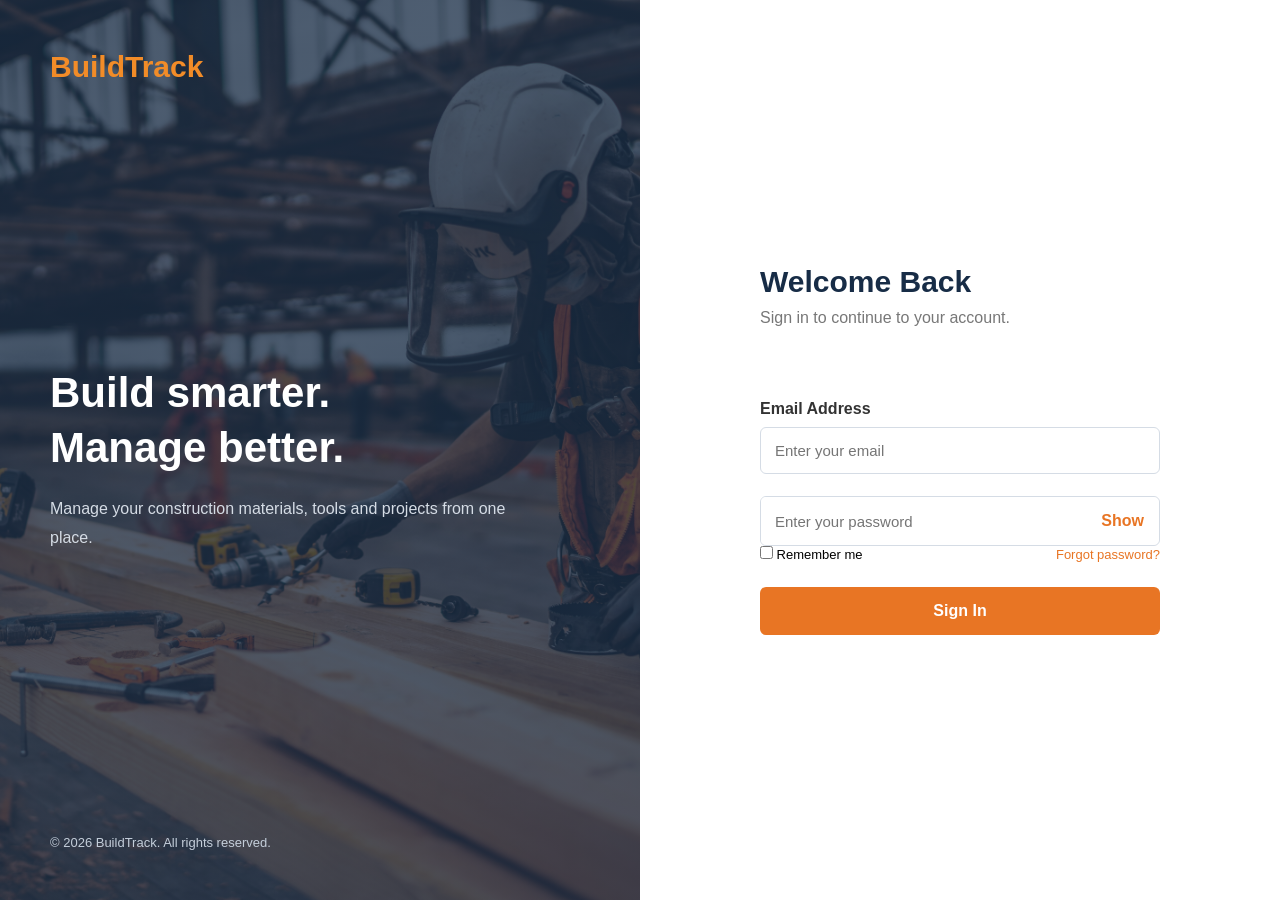
<file: frontend/index.html>
<!DOCTYPE html>
<html lang="en">

<head>
    <meta charset="UTF-8">
    <meta name="viewport" content="width=device-width, initial-scale=1.0">

    <title>BuildTrack | Login</title>

    <link rel="stylesheet" href="css/style.css">
</head>

<body>

    <main class="login-container">

        <!-- LEFT SECTION -->
        <section class="login-intro">

            <h1>BuildTrack</h1>

            <div class="intro-content">
                <h2>Build smarter.<br>Manage better.</h2>

                <p>
                    Manage your construction materials,
                    tools and projects from one place.
                </p>
            </div>

            <footer>
                &copy; 2026 BuildTrack. All rights reserved.
            </footer>

        </section>


        <!-- RIGHT SECTION -->
        <section class="login-section">

            <div class="login-box">

                <h2>Welcome Back</h2>

                <p>Sign in to continue to your account.</p>

                <form id="loginForm">
<p id="loginMessage"></p>
                    <div class="form-group">
                        <label for="email">Email Address</label>

                        <input
                            type="email"
                            id="email"
                            placeholder="Enter your email"
                            required
                        >
                    </div>


                   <div class="password-input">
    <input
        type="password"
        id="password"
        placeholder="Enter your password"
        required
    >

    <button type="button" id="togglePassword">
        Show
    </button>
</div>

                    <div class="form-options">

                        <label>
                            <input type="checkbox" id="remember">
                            Remember me
                        </label>

                        <a href="#">Forgot password?</a>

                    </div>


                    <button type="submit">
                        Sign In
                    </button>

                </form>

            </div>

        </section>

    </main>

    <script src="js/script.js"></script>

</body>
</html>
</file>
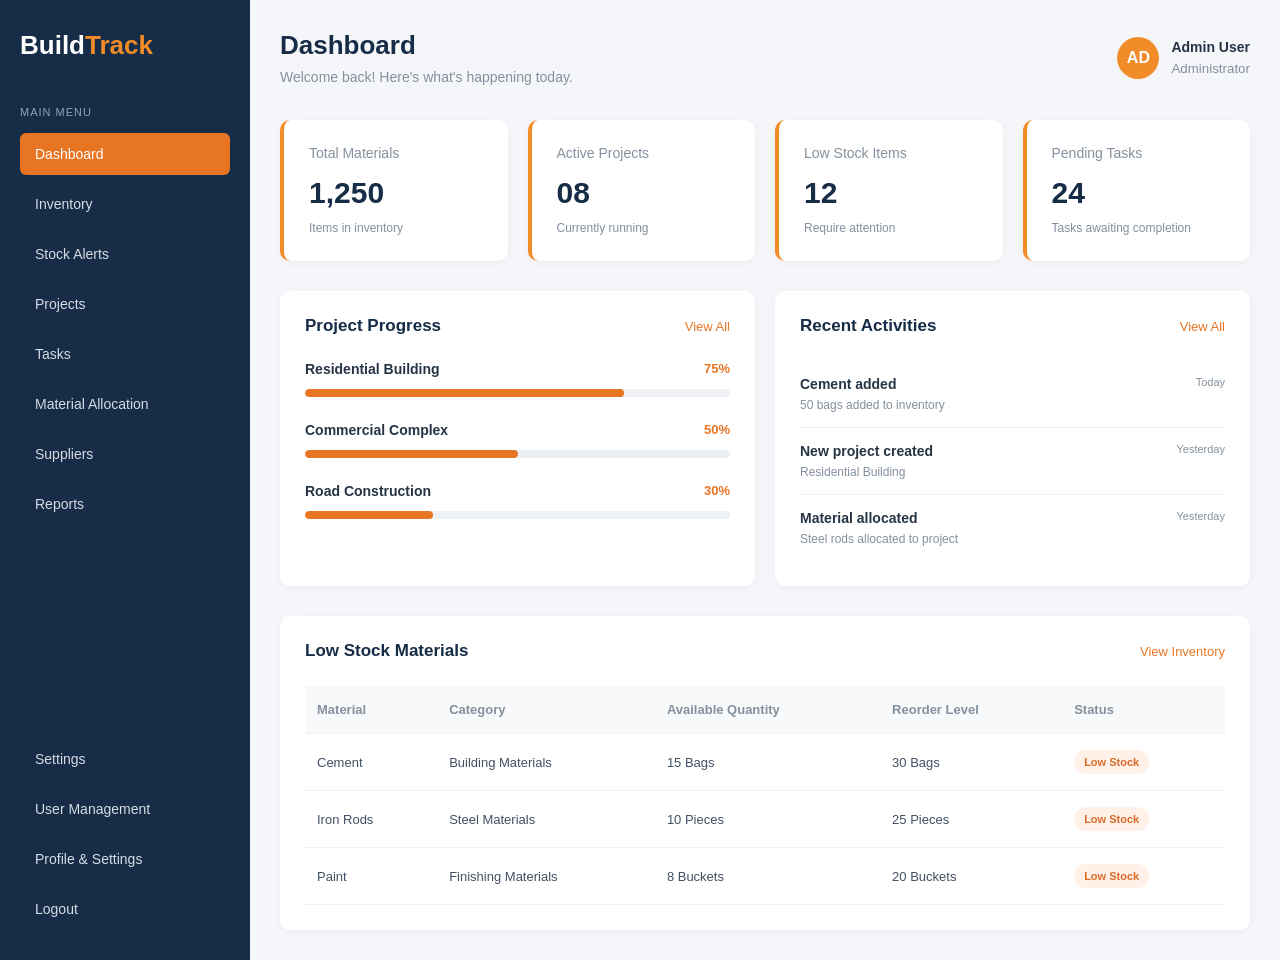
<file: frontend/dashboard.html>
<!DOCTYPE html>
<html lang="en">

<head>
    <meta charset="UTF-8">
    <meta name="viewport" content="width=device-width, initial-scale=1.0">

    <title>BuildTrack | Dashboard</title>

    <link rel="stylesheet" href="css/dashboard.css">
</head>

<body>

    <div class="dashboard-container">

        <!-- SIDEBAR -->
        <aside class="sidebar">

            <h2 class="logo">Build<span>Track</span></h2>

            <p class="menu-title">MAIN MENU</p>

            <nav>
                <a href="dashboard.html" class="active">Dashboard</a>
                <a href="inventory.html">Inventory</a>
                <a href="stock-alerts.html">Stock Alerts</a>
                <a href="projects.html">Projects</a>
                <a href="tasks.html">Tasks</a>
                <a href="material-allocation.html">Material Allocation</a>
                <a href="suppliers.html">Suppliers</a>
                <a href="reports.html">Reports</a>
            </nav>

            <div class="sidebar-bottom">
                <a href="#">Settings</a>
                <a href="user-management.html">User Management</a>
                <a href="profile.html">Profile & Settings</a>
                <a href="index.html">Logout</a>
            </div>

        </aside>


        <!-- MAIN CONTENT -->
        <main class="main-content">

            <!-- TOPBAR -->
            <header class="topbar">

                <div>
                    <h2>Dashboard</h2>
                    <p>Welcome back! Here's what's happening today.</p>
                </div>

                <div class="user-profile">
                    <div class="user-avatar">AD</div>
                    <div>
                        <h4>Admin User</h4>
                        <small>Administrator</small>
                    </div>
                </div>

            </header>


            <!-- SUMMARY CARDS -->
            <section class="summary-cards">

                <div class="summary-card">
                    <p>Total Materials</p>
                    <h2>1,250</h2>
                    <small>Items in inventory</small>
                </div>

                <div class="summary-card">
                    <p>Active Projects</p>
                    <h2>08</h2>
                    <small>Currently running</small>
                </div>

                <div class="summary-card">
                    <p>Low Stock Items</p>
                    <h2>12</h2>
                    <small>Require attention</small>
                </div>

                <div class="summary-card">
                    <p>Pending Tasks</p>
                    <h2>24</h2>
                    <small>Tasks awaiting completion</small>
                </div>

            </section>


            <!-- DASHBOARD CONTENT -->
            <section class="dashboard-grid">

                <!-- PROJECT PROGRESS -->
                <div class="dashboard-card project-card">

                    <div class="card-heading">
                        <h3>Project Progress</h3>
                        <a href="#">View All</a>
                    </div>

                    <div class="project-item">
                        <div class="project-info">
                            <h4>Residential Building</h4>
                            <span>75%</span>
                        </div>
                        <div class="progress-bar">
                            <div style="width: 75%"></div>
                        </div>
                    </div>

                    <div class="project-item">
                        <div class="project-info">
                            <h4>Commercial Complex</h4>
                            <span>50%</span>
                        </div>
                        <div class="progress-bar">
                            <div style="width: 50%"></div>
                        </div>
                    </div>

                    <div class="project-item">
                        <div class="project-info">
                            <h4>Road Construction</h4>
                            <span>30%</span>
                        </div>
                        <div class="progress-bar">
                            <div style="width: 30%"></div>
                        </div>
                    </div>

                </div>


                <!-- RECENT ACTIVITIES -->
                <div class="dashboard-card activity-card">

                    <div class="card-heading">
                        <h3>Recent Activities</h3>
                        <a href="#">View All</a>
                    </div>

                    <div class="activity-item">
                        <div>
                            <h4>Cement added</h4>
                            <p>50 bags added to inventory</p>
                        </div>
                        <small>Today</small>
                    </div>

                    <div class="activity-item">
                        <div>
                            <h4>New project created</h4>
                            <p>Residential Building</p>
                        </div>
                        <small>Yesterday</small>
                    </div>

                    <div class="activity-item">
                        <div>
                            <h4>Material allocated</h4>
                            <p>Steel rods allocated to project</p>
                        </div>
                        <small>Yesterday</small>
                    </div>

                </div>

            </section>


            <!-- LOW STOCK TABLE -->
            <section class="dashboard-card stock-card">

                <div class="card-heading">
                    <h3>Low Stock Materials</h3>
                    <a href="#">View Inventory</a>
                </div>

                <table>
                    <thead>
                        <tr>
                            <th>Material</th>
                            <th>Category</th>
                            <th>Available Quantity</th>
                            <th>Reorder Level</th>
                            <th>Status</th>
                        </tr>
                    </thead>

                    <tbody>
                        <tr>
                            <td>Cement</td>
                            <td>Building Materials</td>
                            <td>15 Bags</td>
                            <td>30 Bags</td>
                            <td><span class="status low">Low Stock</span></td>
                        </tr>

                        <tr>
                            <td>Iron Rods</td>
                            <td>Steel Materials</td>
                            <td>10 Pieces</td>
                            <td>25 Pieces</td>
                            <td><span class="status low">Low Stock</span></td>
                        </tr>

                        <tr>
                            <td>Paint</td>
                            <td>Finishing Materials</td>
                            <td>8 Buckets</td>
                            <td>20 Buckets</td>
                            <td><span class="status low">Low Stock</span></td>
                        </tr>
                    </tbody>

                </table>

            </section>

        </main>

    </div>

</body>
</html>
</file>
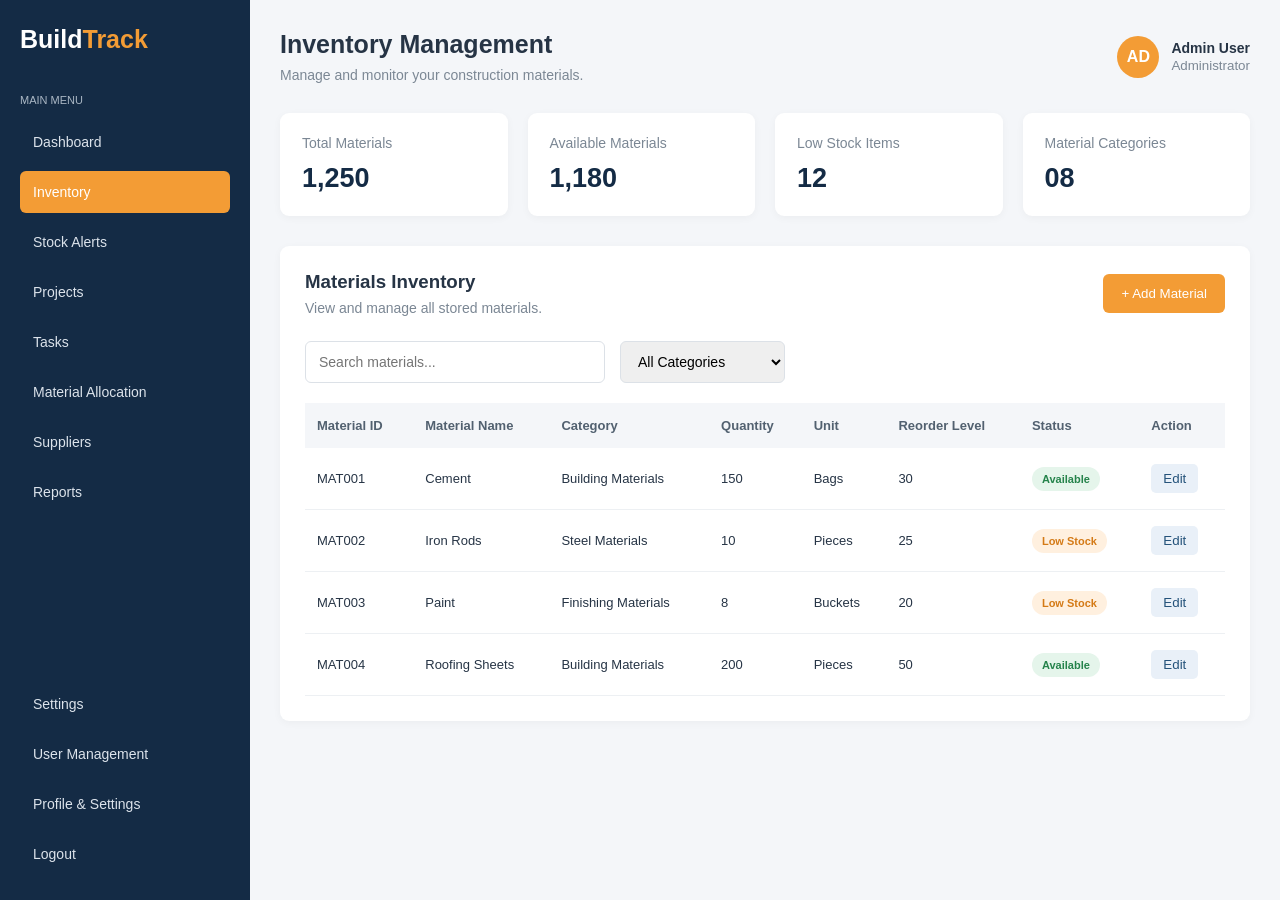
<file: frontend/inventory.html>
<!DOCTYPE html>
<html lang="en">
<head>
    <meta charset="UTF-8">
    <meta name="viewport" content="width=device-width, initial-scale=1.0">
    <title>BuildTrack | Inventory</title>
    <link rel="stylesheet" href="css/inventory.css">
</head>
<body>

    <div class="dashboard-container">

        <aside class="sidebar">
            <h2 class="logo">Build<span>Track</span></h2>

            <p class="menu-title">MAIN MENU</p>

            <nav>
                <a href="dashboard.html">Dashboard</a>
                <a href="inventory.html" class="active">Inventory</a>
                <a href="stock-alerts.html">Stock Alerts</a>
                <a href="projects.html">Projects</a>
                <a href="tasks.html">Tasks</a>
                <a href="material-allocation.html">Material Allocation</a>
                <a href="suppliers.html">Suppliers</a>
                <a href="reports.html">Reports</a>
            </nav>

            <div class="sidebar-bottom">
                <a href="#">Settings</a>
                <a href="user-management.html">User Management</a>
                <a href="profile.html">Profile & Settings</a>
                <a href="index.html">Logout</a>
            </div>
        </aside>

        <main class="main-content">

            <header class="topbar">
                <div>
                    <h2>Inventory Management</h2>
                    <p>Manage and monitor your construction materials.</p>
                </div>

                <div class="user-profile">
                    <div class="user-avatar">AD</div>
                    <div>
                        <h4>Admin User</h4>
                        <small>Administrator</small>
                    </div>
                </div>
            </header>

            <section class="inventory-summary">
                <div class="summary-card">
                    <p>Total Materials</p>
                    <h2>1,250</h2>
                </div>

                <div class="summary-card">
                    <p>Available Materials</p>
                    <h2>1,180</h2>
                </div>

                <div class="summary-card">
                    <p>Low Stock Items</p>
                    <h2>12</h2>
                </div>

                <div class="summary-card">
                    <p>Material Categories</p>
                    <h2>08</h2>
                </div>
            </section>

            <section class="inventory-section">

                <div class="inventory-heading">
                    <div>
                        <h3>Materials Inventory</h3>
                        <p>View and manage all stored materials.</p>
                    </div>

                  <button class="add-button" id="addMaterialBtn">+ Add Material</button> 
                </div>

                <div class="inventory-tools">
                   <input
    type="search"
    id="searchMaterial"
    placeholder="Search materials..."
>

<select id="categoryFilter">
    <option value="">All Categories</option>
    <option>Building Materials</option>
    <option>Steel Materials</option>
    <option>Finishing Materials</option>
</select>
                </div>

                <div class="table-container">
                    <table>
                        <thead>
                            <tr>
                                <th>Material ID</th>
                                <th>Material Name</th>
                                <th>Category</th>
                                <th>Quantity</th>
                                <th>Unit</th>
                                <th>Reorder Level</th>
                                <th>Status</th>
                                <th>Action</th>
                            </tr>
                        </thead>

                        <tbody>
                            <tr>
                                <td>MAT001</td>
                                <td>Cement</td>
                                <td>Building Materials</td>
                                <td>150</td>
                                <td>Bags</td>
                                <td>30</td>
                                <td><span class="status available">Available</span></td>
                                <td><button class="edit-button">Edit</button></td>
                            </tr>

                            <tr>
                                <td>MAT002</td>
                                <td>Iron Rods</td>
                                <td>Steel Materials</td>
                                <td>10</td>
                                <td>Pieces</td>
                                <td>25</td>
                                <td><span class="status low">Low Stock</span></td>
                                <td><button class="edit-button">Edit</button></td>
                            </tr>

                            <tr>
                                <td>MAT003</td>
                                <td>Paint</td>
                                <td>Finishing Materials</td>
                                <td>8</td>
                                <td>Buckets</td>
                                <td>20</td>
                                <td><span class="status low">Low Stock</span></td>
                                <td><button class="edit-button">Edit</button></td>
                            </tr>

                            <tr>
                                <td>MAT004</td>
                                <td>Roofing Sheets</td>
                                <td>Building Materials</td>
                                <td>200</td>
                                <td>Pieces</td>
                                <td>50</td>
                                <td><span class="status available">Available</span></td>
                                <td><button class="edit-button">Edit</button></td>
                            </tr>
                        </tbody>
                    </table>
                </div>

            </section>
<div class="modal" id="materialModal">
    <div class="modal-content">
        <div class="modal-heading">
            <h3>Add New Material</h3>
            <button id="closeModal">&times;</button>
        </div>

        <form id="materialForm">
            <label>Material Name</label>
            <input type="text" id="materialName" required>

            <label>Category</label>
            <select id="materialCategory" required>
                <option value="">Select Category</option>
                <option>Building Materials</option>
                <option>Steel Materials</option>
                <option>Finishing Materials</option>
            </select>

            <label>Quantity</label>
            <input type="number" id="materialQuantity" min="0" required>

            <label>Unit</label>
            <input type="text" id="materialUnit" placeholder="e.g. Bags, Pieces" required>

            <label>Reorder Level</label>
            <input type="number" id="reorderLevel" min="0" required>

            <button type="submit" class="add-button">Save Material</button>
        </form>
    </div>
</div>
        </main>

    </div>
<script src="js/inventory.js"></script>
</body>
</html>
</file>
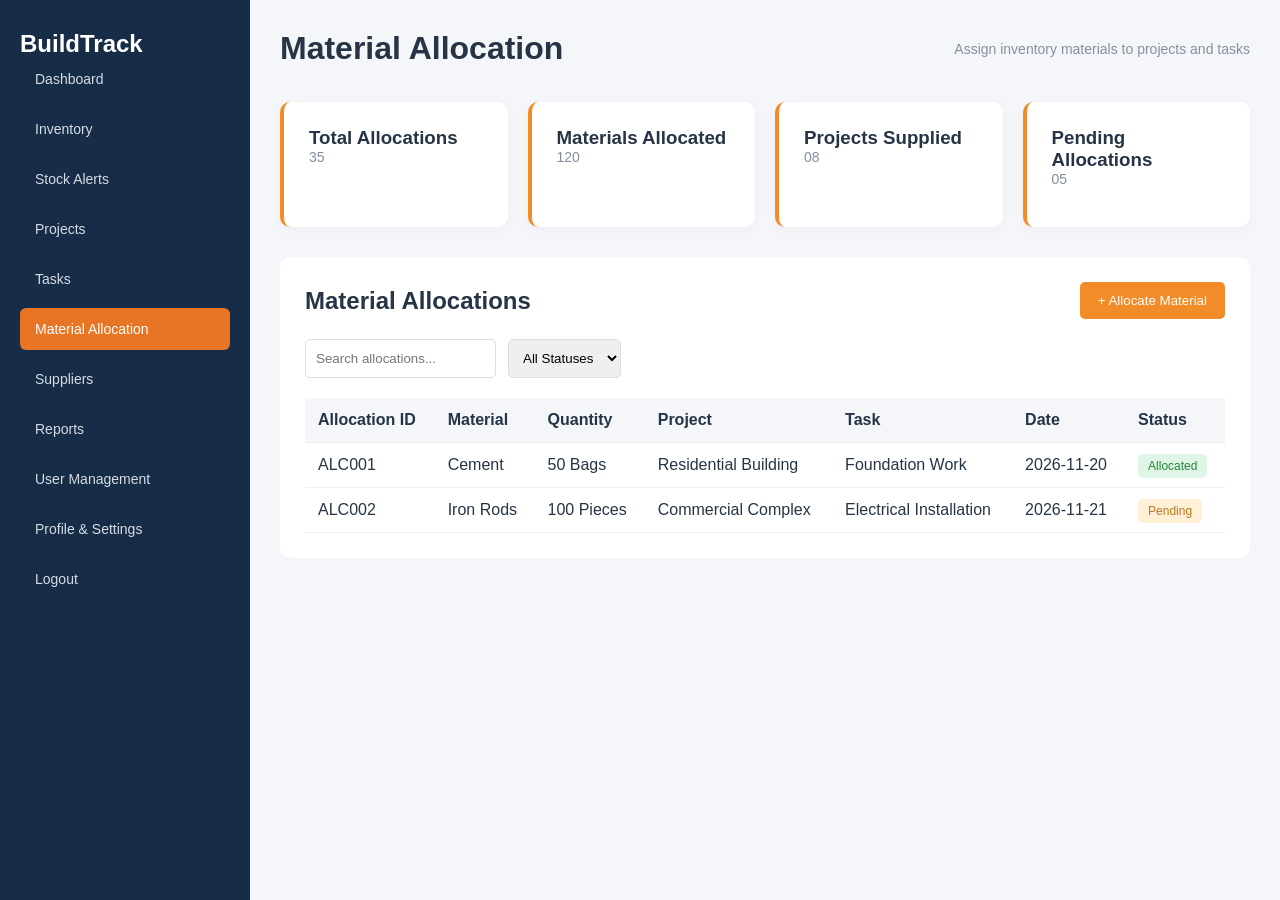
<file: frontend/material-allocation.html>
<!DOCTYPE html>
<html lang="en">
<head>
    <meta charset="UTF-8">
    <meta name="viewport" content="width=device-width, initial-scale=1.0">
    <title>BuildTrack - Material Allocation</title>
    <link rel="stylesheet" href="css/dashboard.css">
    <link rel="stylesheet" href="css/material-allocation.css">
</head>
<body>

<div class="dashboard-container">

    <aside class="sidebar">
        <h2>BuildTrack</h2>
        <nav>
            <a href="dashboard.html">Dashboard</a>
            <a href="inventory.html">Inventory</a>
            <a href="stock-alerts.html">Stock Alerts</a>
            <a href="projects.html">Projects</a>
            <a href="tasks.html">Tasks</a>
            <a href="material-allocation.html" class="active">Material Allocation</a>
            <a href="suppliers.html">Suppliers</a>
            <a href="reports.html">Reports</a>
            <a href="user-management.html">User Management</a>
            <a href="profile.html">Profile & Settings</a>
            <a href="index.html">Logout</a>
        </nav>
    </aside>

    <main class="main-content">

        <header class="topbar">
            <h1>Material Allocation</h1>
            <p>Assign inventory materials to projects and tasks</p>
        </header>

        <section class="summary-cards">
            <div class="summary-card">
                <h3>Total Allocations</h3>
                <p>35</p>
            </div>
            <div class="summary-card">
                <h3>Materials Allocated</h3>
                <p>120</p>
            </div>
            <div class="summary-card">
                <h3>Projects Supplied</h3>
                <p>08</p>
            </div>
            <div class="summary-card">
                <h3>Pending Allocations</h3>
                <p>05</p>
            </div>
        </section>

        <section class="allocation-section">

            <div class="section-header">
                <h2>Material Allocations</h2>
                <button id="addAllocationBtn">+ Allocate Material</button>
            </div>

            <div class="table-controls">
                <input type="search" id="allocationSearch"
                    placeholder="Search allocations...">

                <select id="allocationFilter">
                    <option value="">All Statuses</option>
                    <option value="Allocated">Allocated</option>
                    <option value="Pending">Pending</option>
                </select>
            </div>

            <div class="table-container">
                <table>
                    <thead>
                        <tr>
                            <th>Allocation ID</th>
                            <th>Material</th>
                            <th>Quantity</th>
                            <th>Project</th>
                            <th>Task</th>
                            <th>Date</th>
                            <th>Status</th>
                        </tr>
                    </thead>

                    <tbody id="allocationTable">
                        <tr>
                            <td>ALC001</td>
                            <td>Cement</td>
                            <td>50 Bags</td>
                            <td>Residential Building</td>
                            <td>Foundation Work</td>
                            <td>2026-11-20</td>
                            <td><span class="allocation-status allocated">Allocated</span></td>
                        </tr>

                        <tr>
                            <td>ALC002</td>
                            <td>Iron Rods</td>
                            <td>100 Pieces</td>
                            <td>Commercial Complex</td>
                            <td>Electrical Installation</td>
                            <td>2026-11-21</td>
                            <td><span class="allocation-status pending">Pending</span></td>
                        </tr>
                    </tbody>
                </table>
            </div>

        </section>

        <div class="modal" id="allocationModal">
            <div class="modal-content">

                <button type="button" id="closeAllocationModal">×</button>

                <h2>Allocate Material</h2>

                <form id="allocationForm">

                    <label>Material</label>
                    <select id="allocationMaterial" required>
                        <option value="">Select Material</option>
                        <option>Cement</option>
                        <option>Iron Rods</option>
                        <option>Paint</option>
                        <option>Roofing Sheets</option>
                    </select>

                    <label>Quantity</label>
                    <input type="number" id="allocationQuantity"
                        min="1" required>

                    <label>Project</label>
                    <select id="allocationProject" required>
                        <option value="">Select Project</option>
                        <option>Residential Building</option>
                        <option>Commercial Complex</option>
                        <option>Road Construction</option>
                    </select>

                    <label>Task</label>
                    <select id="allocationTask" required>
                        <option value="">Select Task</option>
                        <option>Foundation Work</option>
                        <option>Electrical Installation</option>
                        <option>Road Surfacing</option>
                    </select>

                    <label>Allocation Date</label>
                    <input type="date" id="allocationDate" required>

                    <label>Status</label>
                    <select id="allocationStatus">
                        <option>Allocated</option>
                        <option>Pending</option>
                    </select>

                    <button type="submit">Save Allocation</button>

                </form>
            </div>
        </div>

    </main>
</div>

<script src="js/material-allocation.js"></script>
</body>
</html>
</file>
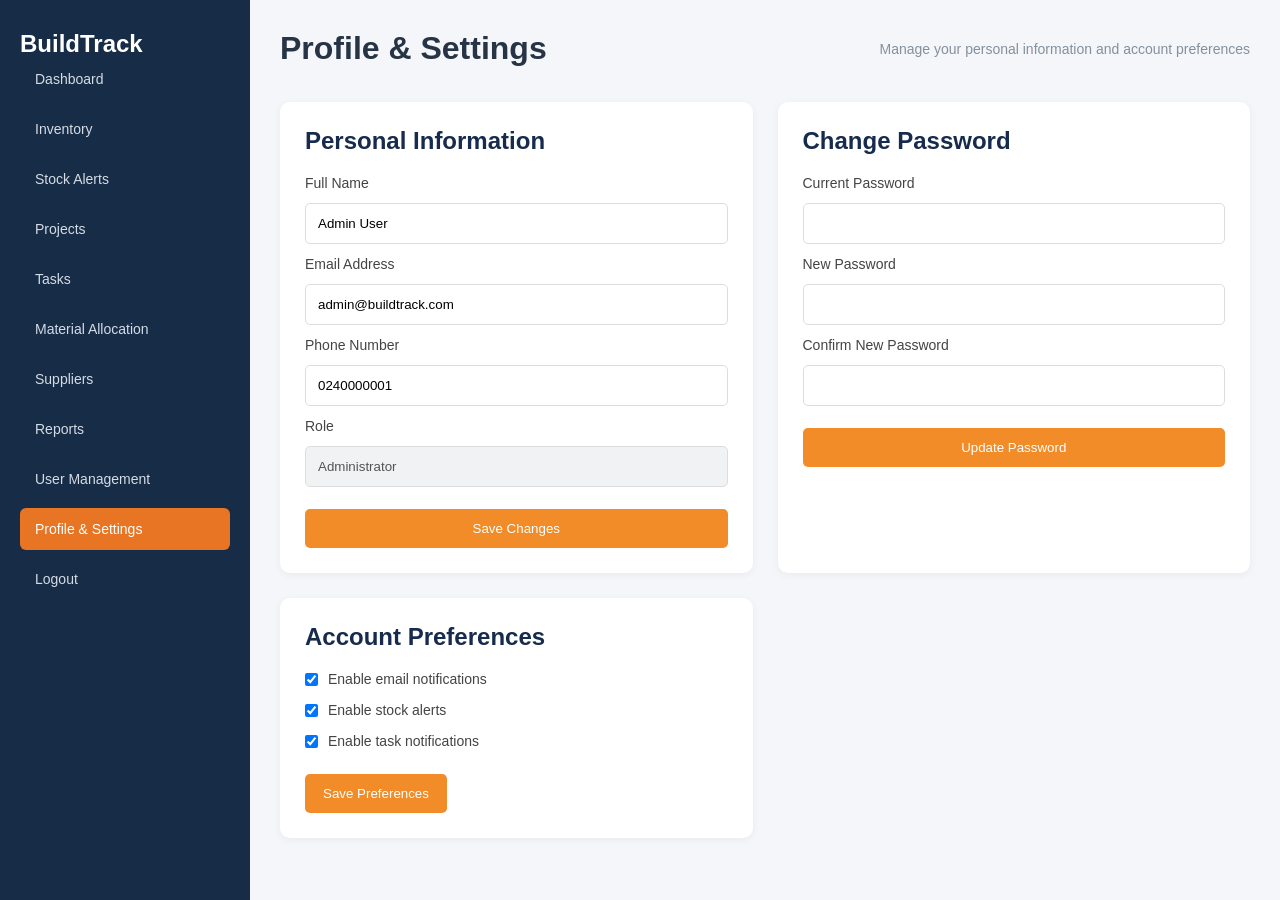
<file: frontend/profile.html>
<!DOCTYPE html>
<html lang="en">
<head>
    <meta charset="UTF-8">
    <meta name="viewport" content="width=device-width, initial-scale=1.0">
    <title>BuildTrack - Profile & Settings</title>
    <link rel="stylesheet" href="css/dashboard.css">
    <link rel="stylesheet" href="css/profile.css">
</head>
<body>

<div class="dashboard-container">

    <aside class="sidebar">
        <h2>BuildTrack</h2>
        <nav>
            <a href="dashboard.html">Dashboard</a>
            <a href="inventory.html">Inventory</a>
            <a href="stock-alerts.html">Stock Alerts</a>
            <a href="projects.html">Projects</a>
            <a href="tasks.html">Tasks</a>
            <a href="material-allocation.html">Material Allocation</a>
            <a href="suppliers.html">Suppliers</a>
            <a href="reports.html">Reports</a>
            <a href="user-management.html">User Management</a>
            <a href="profile.html" class="active">Profile & Settings</a>
            <a href="index.html">Logout</a>
        </nav>
    </aside>

    <main class="main-content">

        <header class="topbar">
            <h1>Profile & Settings</h1>
            <p>Manage your personal information and account preferences</p>
        </header>

        <section class="profile-section">

            <div class="profile-card">
                <h2>Personal Information</h2>

                <form id="profileForm">

                    <label>Full Name</label>
                    <input type="text" id="profileName"
                        value="Admin User" required>

                    <label>Email Address</label>
                    <input type="email" id="profileEmail"
                        value="admin@buildtrack.com" required>

                    <label>Phone Number</label>
                    <input type="tel" id="profilePhone"
                        value="0240000001" required>

                    <label>Role</label>
                    <input type="text" value="Administrator" disabled>

                    <button type="submit">Save Changes</button>

                </form>
            </div>

            <div class="profile-card">
                <h2>Change Password</h2>

                <form id="passwordForm">

                    <label>Current Password</label>
                    <input type="password" id="currentPassword" required>

                    <label>New Password</label>
                    <input type="password" id="newPassword" required>

                    <label>Confirm New Password</label>
                    <input type="password" id="confirmPassword" required>

                    <button type="submit">Update Password</button>

                </form>
            </div>

            <div class="profile-card">
                <h2>Account Preferences</h2>

                <label>
                    <input type="checkbox" id="emailNotifications" checked>
                    Enable email notifications
                </label>

                <label>
                    <input type="checkbox" id="stockNotifications" checked>
                    Enable stock alerts
                </label>

                <label>
                    <input type="checkbox" id="taskNotifications" checked>
                    Enable task notifications
                </label>

                <button type="button" id="savePreferences">
                    Save Preferences
                </button>
            </div>

        </section>

    </main>
</div>

<script src="js/profile.js"></script>
</body>
</html>
</file>
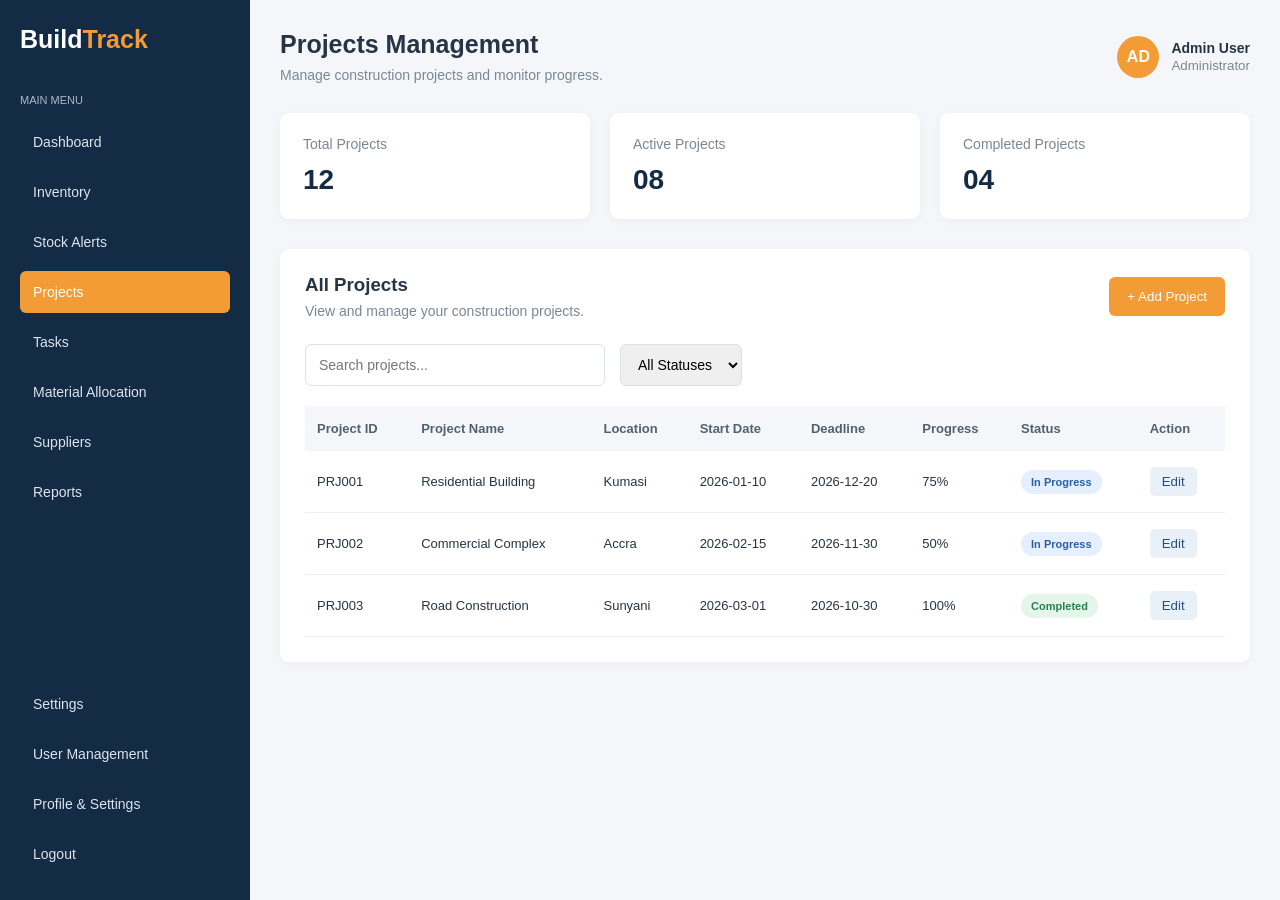
<file: frontend/projects.html>
<!DOCTYPE html>
<html lang="en">
<head>
    <meta charset="UTF-8">
    <meta name="viewport" content="width=device-width, initial-scale=1.0">
    <title>BuildTrack | Projects</title>
    <link rel="stylesheet" href="css/projects.css">
</head>
<body>

<div class="dashboard-container">

    <aside class="sidebar">
        <h2 class="logo">Build<span>Track</span></h2>
        <p class="menu-title">MAIN MENU</p>

        <nav>
            <a href="dashboard.html">Dashboard</a>
            <a href="inventory.html">Inventory</a>
            <a href="stock-alerts.html">Stock Alerts</a>
            <a href="projects.html" class="active">Projects</a>
            <a href="tasks.html">Tasks</a>
            <a href="material-allocation.html">Material Allocation</a>
            <a href="suppliers.html">Suppliers</a>
            <a href="reports.html">Reports</a>
        </nav>

        <div class="sidebar-bottom">
            <a href="#">Settings</a>
            <a href="user-management.html">User Management</a>
            <a href="profile.html">Profile & Settings</a>
            
            <a href="index.html">Logout</a>
        </div>
    </aside>

    <main class="main-content">

        <header class="topbar">
            <div>
                <h2>Projects Management</h2>
                <p>Manage construction projects and monitor progress.</p>
            </div>

            <div class="user-profile">
                <div class="user-avatar">AD</div>
                <div>
                    <h4>Admin User</h4>
                    <small>Administrator</small>
                </div>
            </div>
        </header>

        <section class="project-summary">

            <div class="summary-card">
                <p>Total Projects</p>
                <h2>12</h2>
            </div>

            <div class="summary-card">
                <p>Active Projects</p>
                <h2>08</h2>
            </div>

            <div class="summary-card">
                <p>Completed Projects</p>
                <h2>04</h2>
            </div>

        </section>

        <section class="projects-section">

            <div class="section-heading">
                <div>
                    <h3>All Projects</h3>
                    <p>View and manage your construction projects.</p>
                </div>

                <button class="add-button" id="addProjectBtn">
                    + Add Project
                </button>
            </div>

            <div class="project-tools">
                <input type="search" id="projectSearch"
                    placeholder="Search projects...">

                <select id="projectFilter">
                    <option value="">All Statuses</option>
                    <option>Planning</option>
                    <option>In Progress</option>
                    <option>Completed</option>
                </select>
            </div>

            <div class="table-container">
                <table>
                    <thead>
                        <tr>
                            <th>Project ID</th>
                            <th>Project Name</th>
                            <th>Location</th>
                            <th>Start Date</th>
                            <th>Deadline</th>
                            <th>Progress</th>
                            <th>Status</th>
                            <th>Action</th>
                        </tr>
                    </thead>

                    <tbody id="projectTable">

                        <tr>
                            <td>PRJ001</td>
                            <td>Residential Building</td>
                            <td>Kumasi</td>
                            <td>2026-01-10</td>
                            <td>2026-12-20</td>
                            <td>75%</td>
                            <td><span class="status progress">In Progress</span></td>
                            <td><button class="edit-button">Edit</button></td>
                        </tr>

                        <tr>
                            <td>PRJ002</td>
                            <td>Commercial Complex</td>
                            <td>Accra</td>
                            <td>2026-02-15</td>
                            <td>2026-11-30</td>
                            <td>50%</td>
                            <td><span class="status progress">In Progress</span></td>
                            <td><button class="edit-button">Edit</button></td>
                        </tr>

                        <tr>
                            <td>PRJ003</td>
                            <td>Road Construction</td>
                            <td>Sunyani</td>
                            <td>2026-03-01</td>
                            <td>2026-10-30</td>
                            <td>100%</td>
                            <td><span class="status completed">Completed</span></td>
                            <td><button class="edit-button">Edit</button></td>
                        </tr>

                    </tbody>
                </table>
            </div>

        </section>

<div class="modal" id="projectModal">
    <div class="modal-content">

        <div class="modal-heading">
            <h3>Add New Project</h3>
            <button type="button" id="closeProjectModal">&times;</button>
        </div>

        <form id="projectForm">

            <label>Project Name</label>
            <input type="text" id="projectName" required>

            <label>Location</label>
            <input type="text" id="projectLocation" required>

            <label>Start Date</label>
            <input type="date" id="startDate" required>

            <label>Deadline</label>
          <input
    type="search"
    id="projectSearch"
    placeholder="Search projects..."
>

<select id="projectFilter">
    <option value="">All Statuses</option>
    <option>Planning</option>
    <option>In Progress</option>
    <option>Completed</option>
</select>

            <button type="submit" class="add-button">
                Save Project
            </button>

        </form>
    </div>
</div>

    </main>

</div>

<script src="js/projects.js"></script>
</body>
</html>
</file>
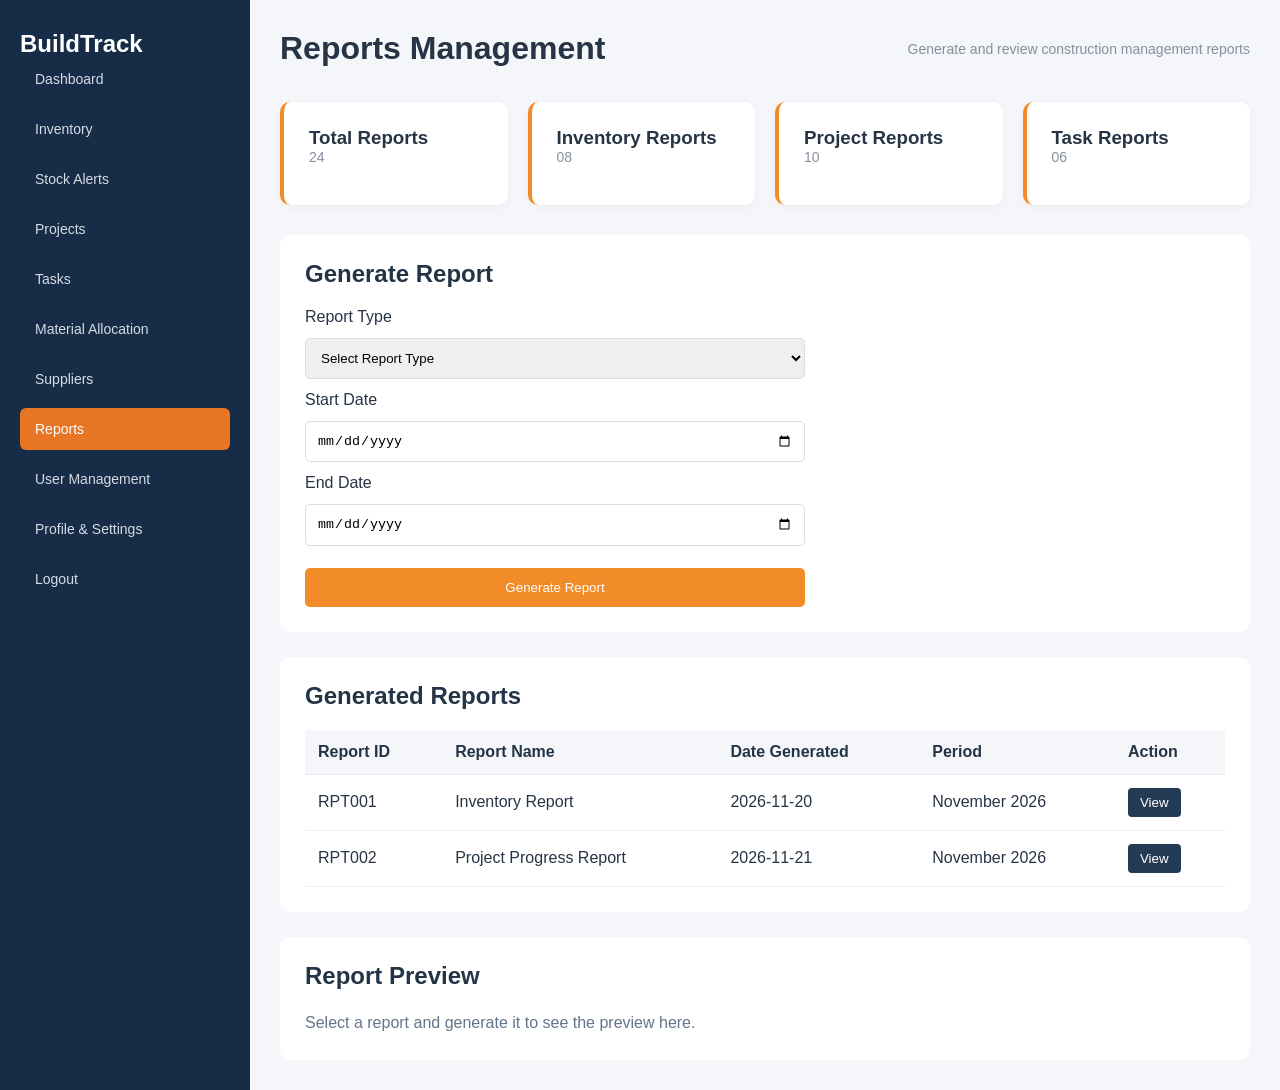
<file: frontend/reports.html>
<!DOCTYPE html>
<html lang="en">
<head>
    <meta charset="UTF-8">
    <meta name="viewport" content="width=device-width, initial-scale=1.0">
    <title>BuildTrack - Reports</title>
    <link rel="stylesheet" href="css/dashboard.css">
    <link rel="stylesheet" href="css/reports.css">
</head>
<body>

<div class="dashboard-container">

    <aside class="sidebar">
        <h2>BuildTrack</h2>
        <nav>
            <a href="dashboard.html">Dashboard</a>
            <a href="inventory.html">Inventory</a>
            <a href="stock-alerts.html">Stock Alerts</a>
            <a href="projects.html">Projects</a>
            <a href="tasks.html">Tasks</a>
            <a href="material-allocation.html">Material Allocation</a>
            <a href="suppliers.html">Suppliers</a>
            <a href="reports.html" class="active">Reports</a>
            <a href="user-management.html">User Management</a>
            <a href="profile.html">Profile & Settings</a>
            <a href="index.html">Logout</a>
        </nav>
    </aside>

    <main class="main-content">

        <header class="topbar">
            <h1>Reports Management</h1>
            <p>Generate and review construction management reports</p>
        </header>

        <section class="summary-cards">
            <div class="summary-card">
                <h3>Total Reports</h3>
                <p>24</p>
            </div>
            <div class="summary-card">
                <h3>Inventory Reports</h3>
                <p>08</p>
            </div>
            <div class="summary-card">
                <h3>Project Reports</h3>
                <p>10</p>
            </div>
            <div class="summary-card">
                <h3>Task Reports</h3>
                <p>06</p>
            </div>
        </section>

        <section class="reports-section">

            <h2>Generate Report</h2>

            <form id="reportForm">

                <label>Report Type</label>
                <select id="reportType" required>
                    <option value="">Select Report Type</option>
                    <option>Inventory Report</option>
                    <option>Project Progress Report</option>
                    <option>Task Completion Report</option>
                    <option>Material Allocation Report</option>
                    <option>Supplier Report</option>
                </select>

                <label>Start Date</label>
                <input type="date" id="reportStartDate" required>

                <label>End Date</label>
                <input type="date" id="reportEndDate" required>

                <button type="submit">Generate Report</button>

            </form>

        </section>

        <section class="reports-section">

            <h2>Generated Reports</h2>

            <div class="table-container">
                <table>
                    <thead>
                        <tr>
                            <th>Report ID</th>
                            <th>Report Name</th>
                            <th>Date Generated</th>
                            <th>Period</th>
                            <th>Action</th>
                        </tr>
                    </thead>

                    <tbody id="reportTable">
                        <tr>
                            <td>RPT001</td>
                            <td>Inventory Report</td>
                            <td>2026-11-20</td>
                            <td>November 2026</td>
                            <td><button class="view-button">View</button></td>
                        </tr>

                        <tr>
                            <td>RPT002</td>
                            <td>Project Progress Report</td>
                            <td>2026-11-21</td>
                            <td>November 2026</td>
                            <td><button class="view-button">View</button></td>
                        </tr>
                    </tbody>
                </table>
            </div>

        </section>

        <section class="report-preview" id="reportPreview">
            <h2>Report Preview</h2>
            <p id="previewMessage">
                Select a report and generate it to see the preview here.
            </p>
        </section>

    </main>
</div>

<script src="js/reports.js"></script>
</body>
</html>
</file>
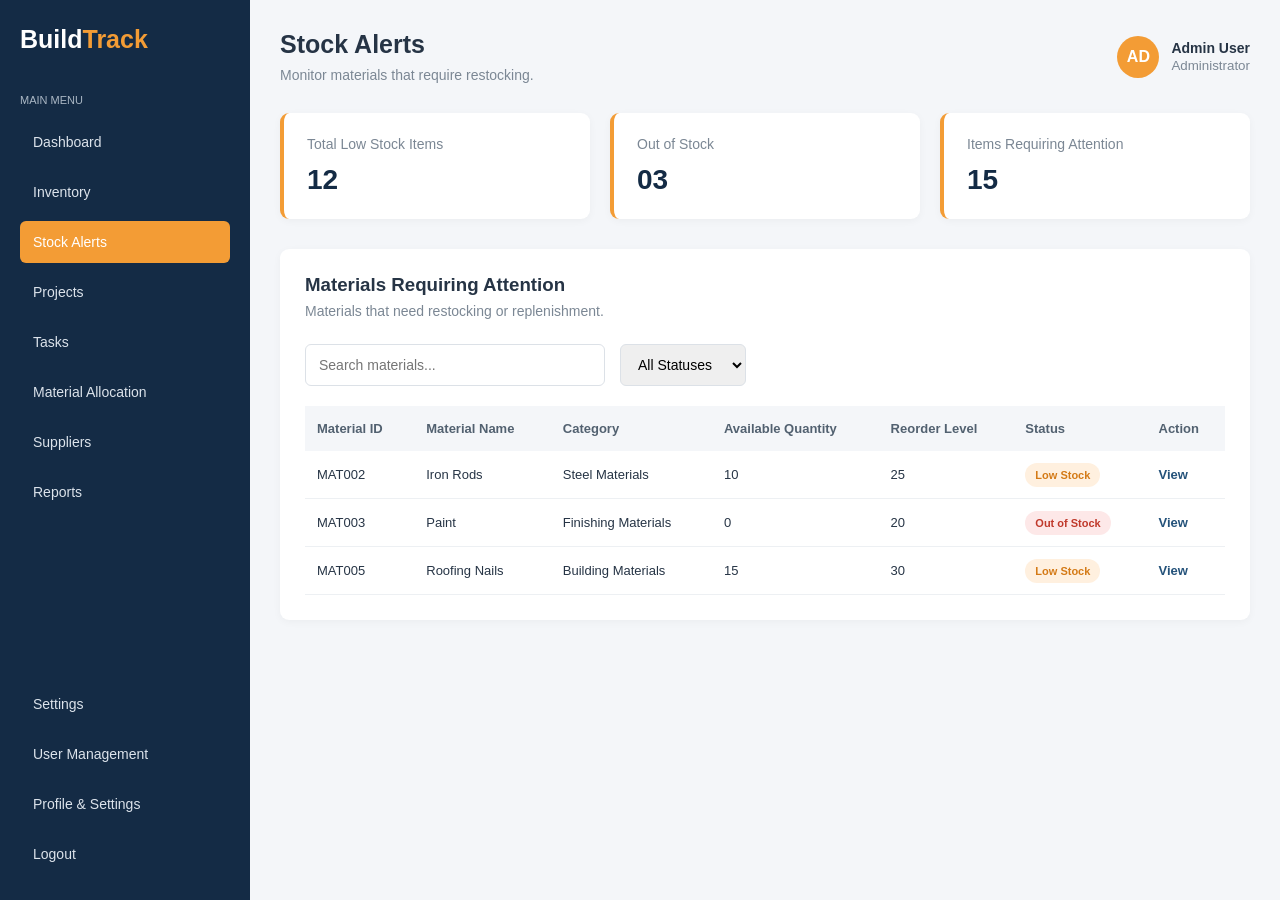
<file: frontend/stock-alerts.html>
<!DOCTYPE html>
<html lang="en">
<head>
    <meta charset="UTF-8">
    <meta name="viewport" content="width=device-width, initial-scale=1.0">
    <title>BuildTrack | Stock Alerts</title>
    <link rel="stylesheet" href="css/stock-alerts.css">
</head>
<body>

<div class="dashboard-container">

    <aside class="sidebar">
        <h2 class="logo">Build<span>Track</span></h2>

        <p class="menu-title">MAIN MENU</p>

        <nav>
            <a href="dashboard.html">Dashboard</a>
            <a href="inventory.html">Inventory</a>
            <a href="stock-alerts.html" class="active">Stock Alerts</a>
            <a href="projects.html">Projects</a>
            <a href="tasks.html">Tasks</a>
            <a href="material-allocation.html">Material Allocation</a>
            <a href="suppliers.html">Suppliers</a>
            <a href="reports.html">Reports</a>
        </nav>

        <div class="sidebar-bottom">
            <a href="#">Settings</a>
            <a href="user-management.html">User Management</a>
            <a href="profile.html">Profile & Settings</a>
            <a href="index.html">Logout</a>
        </div>
    </aside>

    <main class="main-content">

        <header class="topbar">
            <div>
                <h2>Stock Alerts</h2>
                <p>Monitor materials that require restocking.</p>
            </div>

            <div class="user-profile">
                <div class="user-avatar">AD</div>
                <div>
                    <h4>Admin User</h4>
                    <small>Administrator</small>
                </div>
            </div>
        </header>

        <section class="alert-summary">

            <div class="alert-card">
                <p>Total Low Stock Items</p>
                <h2>12</h2>
            </div>

            <div class="alert-card">
                <p>Out of Stock</p>
                <h2>03</h2>
            </div>

            <div class="alert-card">
                <p>Items Requiring Attention</p>
                <h2>15</h2>
            </div>

        </section>

        <section class="alert-section">

            <div class="section-heading">
                <div>
                    <h3>Materials Requiring Attention</h3>
                    <p>Materials that need restocking or replenishment.</p>
                </div>
            </div>

            <div class="alert-tools">
                <input type="search" id="alertSearch"
                    placeholder="Search materials...">

                <select id="alertFilter">
                    <option value="">All Statuses</option>
                    <option value="Low Stock">Low Stock</option>
                    <option value="Out of Stock">Out of Stock</option>
                </select>
            </div>

            <div class="table-container">
                <table>
                    <thead>
                        <tr>
                            <th>Material ID</th>
                            <th>Material Name</th>
                            <th>Category</th>
                            <th>Available Quantity</th>
                            <th>Reorder Level</th>
                            <th>Status</th>
                            <th>Action</th>
                        </tr>
                    </thead>

                    <tbody id="alertTable">

                        <tr>
                            <td>MAT002</td>
                            <td>Iron Rods</td>
                            <td>Steel Materials</td>
                            <td>10</td>
                            <td>25</td>
                            <td><span class="status low">Low Stock</span></td>
                            <td><a href="inventory.html">View</a></td>
                        </tr>

                        <tr>
                            <td>MAT003</td>
                            <td>Paint</td>
                            <td>Finishing Materials</td>
                            <td>0</td>
                            <td>20</td>
                            <td><span class="status out">Out of Stock</span></td>
                            <td><a href="inventory.html">View</a></td>
                        </tr>

                        <tr>
                            <td>MAT005</td>
                            <td>Roofing Nails</td>
                            <td>Building Materials</td>
                            <td>15</td>
                            <td>30</td>
                            <td><span class="status low">Low Stock</span></td>
                            <td><a href="inventory.html">View</a></td>
                        </tr>

                    </tbody>
                </table>
            </div>

        </section>

    </main>

</div>

<script src="js/stock-alerts.js"></script>
</body>
</html>
</file>
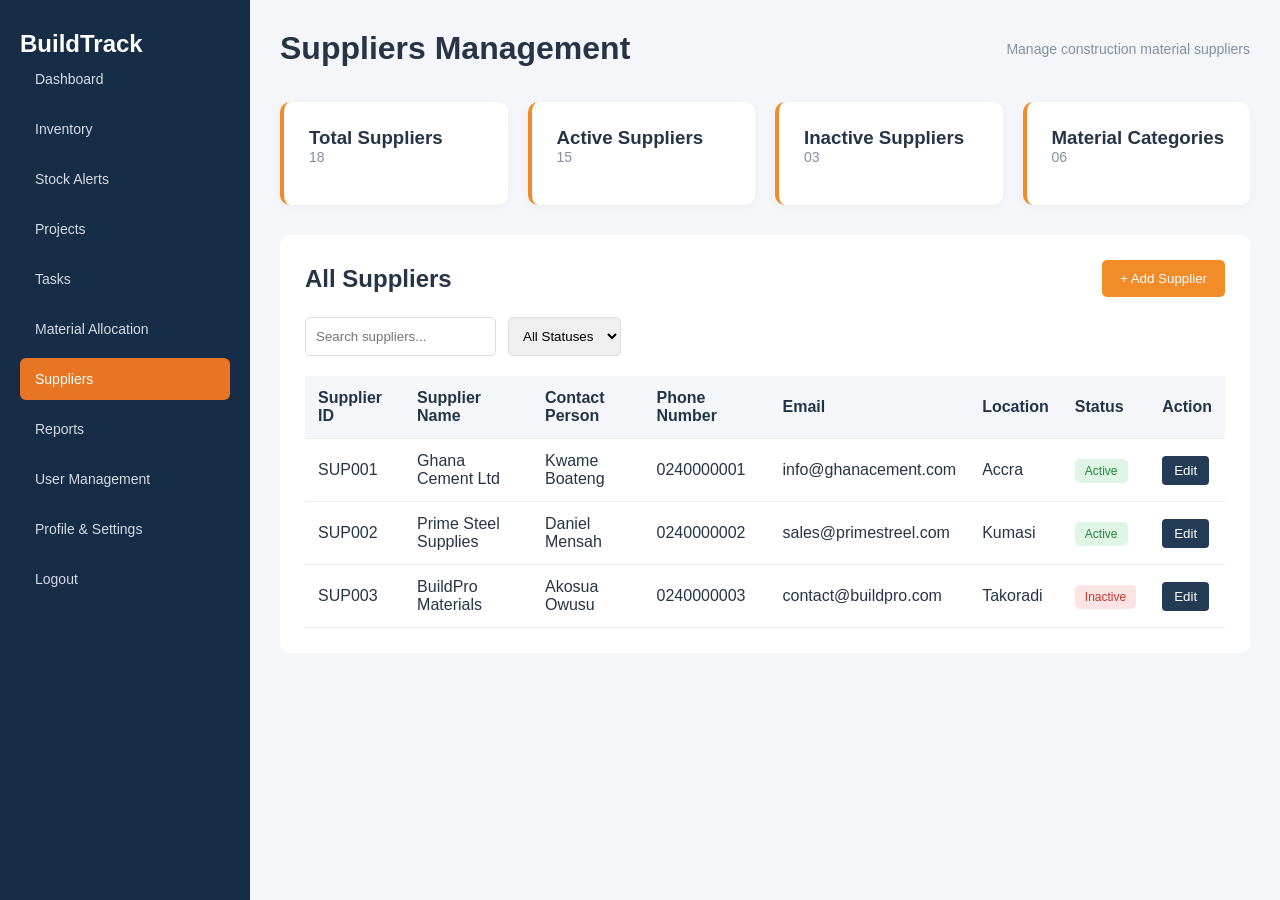
<file: frontend/suppliers.html>
<!DOCTYPE html>
<html lang="en">
<head>
    <meta charset="UTF-8">
    <meta name="viewport" content="width=device-width, initial-scale=1.0">
    <title>BuildTrack - Suppliers</title>
    <link rel="stylesheet" href="css/dashboard.css">
    <link rel="stylesheet" href="css/suppliers.css">
</head>
<body>

<div class="dashboard-container">

    <aside class="sidebar">
        <h2>BuildTrack</h2>
        <nav>
            <a href="dashboard.html">Dashboard</a>
            <a href="inventory.html">Inventory</a>
            <a href="stock-alerts.html">Stock Alerts</a>
            <a href="projects.html">Projects</a>
            <a href="tasks.html">Tasks</a>
            <a href="material-allocation.html">Material Allocation</a>
            <a href="suppliers.html" class="active">Suppliers</a>
            <a href="reports.html">Reports</a>
            <a href="user-management.html">User Management</a>
            <a href="profile.html">Profile & Settings</a>
            <a href="index.html">Logout</a>
        </nav>
    </aside>

    <main class="main-content">

        <header class="topbar">
            <h1>Suppliers Management</h1>
            <p>Manage construction material suppliers</p>
        </header>

        <section class="summary-cards">
            <div class="summary-card">
                <h3>Total Suppliers</h3>
                <p>18</p>
            </div>
            <div class="summary-card">
                <h3>Active Suppliers</h3>
                <p>15</p>
            </div>
            <div class="summary-card">
                <h3>Inactive Suppliers</h3>
                <p>03</p>
            </div>
            <div class="summary-card">
                <h3>Material Categories</h3>
                <p>06</p>
            </div>
        </section>

        <section class="suppliers-section">

            <div class="section-header">
                <h2>All Suppliers</h2>
                <button id="addSupplierBtn">+ Add Supplier</button>
            </div>

            <div class="table-controls">
                <input type="search" id="supplierSearch"
                    placeholder="Search suppliers...">

                <select id="supplierFilter">
                    <option value="">All Statuses</option>
                    <option value="Active">Active</option>
                    <option value="Inactive">Inactive</option>
                </select>
            </div>

            <div class="table-container">
                <table>
                    <thead>
                        <tr>
                            <th>Supplier ID</th>
                            <th>Supplier Name</th>
                            <th>Contact Person</th>
                            <th>Phone Number</th>
                            <th>Email</th>
                            <th>Location</th>
                            <th>Status</th>
                            <th>Action</th>
                        </tr>
                    </thead>

                    <tbody id="supplierTable">
                        <tr>
                            <td>SUP001</td>
                            <td>Ghana Cement Ltd</td>
                            <td>Kwame Boateng</td>
                            <td>0240000001</td>
                            <td>info@ghanacement.com</td>
                            <td>Accra</td>
                            <td><span class="supplier-status active">Active</span></td>
                            <td><button class="edit-button">Edit</button></td>
                        </tr>

                        <tr>
                            <td>SUP002</td>
                            <td>Prime Steel Supplies</td>
                            <td>Daniel Mensah</td>
                            <td>0240000002</td>
                            <td>sales@primestreel.com</td>
                            <td>Kumasi</td>
                            <td><span class="supplier-status active">Active</span></td>
                            <td><button class="edit-button">Edit</button></td>
                        </tr>

                        <tr>
                            <td>SUP003</td>
                            <td>BuildPro Materials</td>
                            <td>Akosua Owusu</td>
                            <td>0240000003</td>
                            <td>contact@buildpro.com</td>
                            <td>Takoradi</td>
                            <td><span class="supplier-status inactive">Inactive</span></td>
                            <td><button class="edit-button">Edit</button></td>
                        </tr>
                    </tbody>
                </table>
            </div>

        </section>

        <div class="modal" id="supplierModal">
            <div class="modal-content">

                <button type="button" id="closeSupplierModal">×</button>

                <h2>Add New Supplier</h2>

                <form id="supplierForm">

                    <label>Supplier Name</label>
                    <input type="text" id="supplierName" required>

                    <label>Contact Person</label>
                    <input type="text" id="contactPerson" required>

                    <label>Phone Number</label>
                    <input type="tel" id="supplierPhone" required>

                    <label>Email</label>
                    <input type="email" id="supplierEmail" required>

                    <label>Location</label>
                    <input type="text" id="supplierLocation" required>

                    <label>Status</label>
                    <select id="supplierStatus">
                        <option>Active</option>
                        <option>Inactive</option>
                    </select>

                    <button type="submit">Save Supplier</button>

                </form>
            </div>
        </div>

    </main>
</div>

<script src="js/suppliers.js"></script>
</body>
</html>
</file>
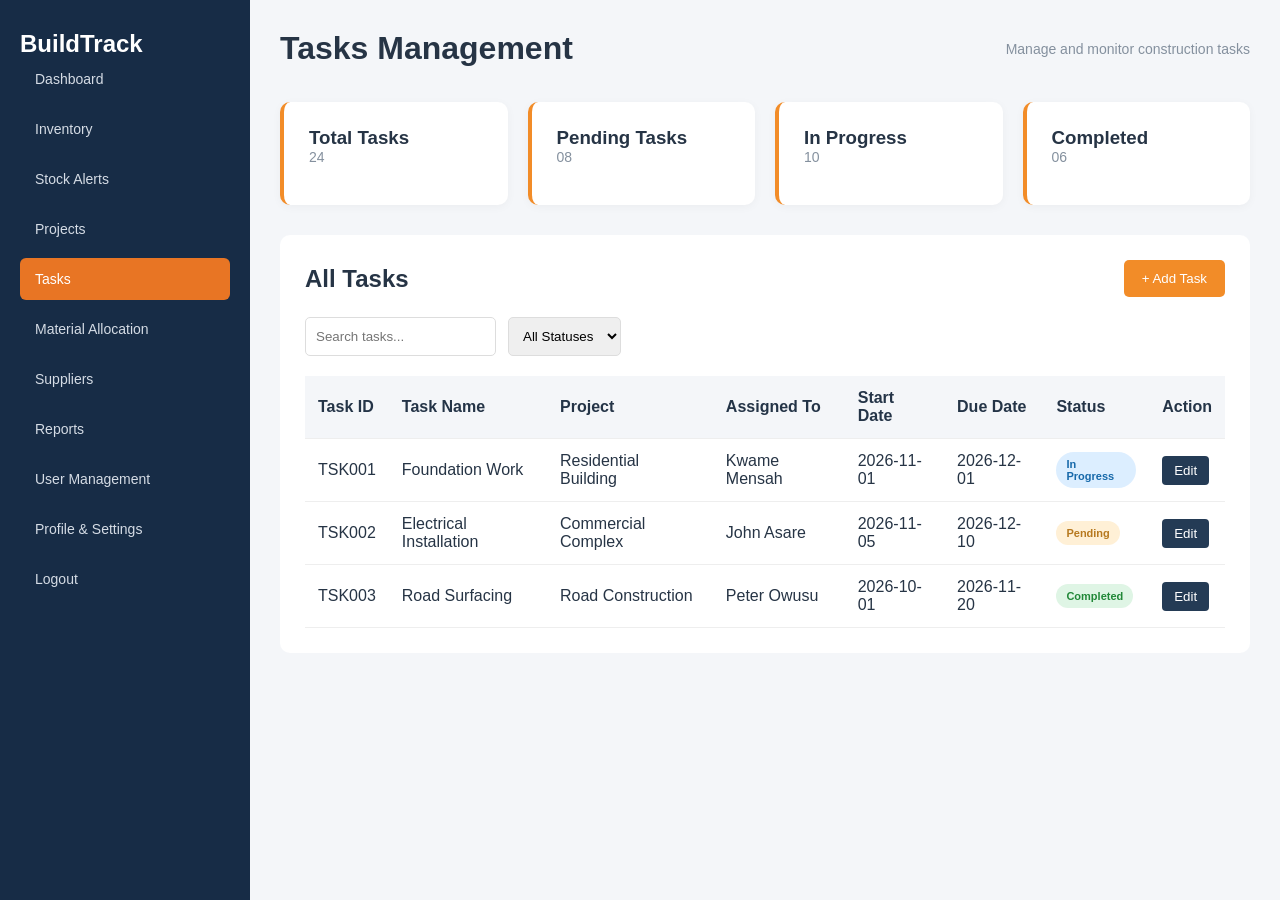
<file: frontend/tasks.html>
<!DOCTYPE html>
<html lang="en">
<head>
    <meta charset="UTF-8">
    <meta name="viewport" content="width=device-width, initial-scale=1.0">
    <title>BuildTrack - Tasks Management</title>
    <link rel="stylesheet" href="css/dashboard.css">
    <link rel="stylesheet" href="css/tasks.css">
</head>
<body>

<div class="dashboard-container">

    <aside class="sidebar">
        <h2>BuildTrack</h2>
        <nav>
            <a href="dashboard.html">Dashboard</a>
            <a href="inventory.html">Inventory</a>
            <a href="stock-alerts.html">Stock Alerts</a>
            <a href="projects.html">Projects</a>
            <a href="tasks.html" class="active">Tasks</a>
            <a href="material-allocation.html">Material Allocation</a>
            <a href="suppliers.html">Suppliers</a>
            <a href="reports.html">Reports</a>
            <a href="user-management.html">User Management</a>
            <a href="profile.html">Profile & Settings</a>
            <a href="index.html">Logout</a>
        </nav>
    </aside>

    <main class="main-content">

        <header class="topbar">
            <h1>Tasks Management</h1>
            <p>Manage and monitor construction tasks</p>
        </header>

        <section class="summary-cards">
            <div class="summary-card">
                <h3>Total Tasks</h3>
                <p>24</p>
            </div>
            <div class="summary-card">
                <h3>Pending Tasks</h3>
                <p>08</p>
            </div>
            <div class="summary-card">
                <h3>In Progress</h3>
                <p>10</p>
            </div>
            <div class="summary-card">
                <h3>Completed</h3>
                <p>06</p>
            </div>
        </section>

        <section class="tasks-section">

            <div class="section-header">
                <h2>All Tasks</h2>
                <button id="addTaskBtn">+ Add Task</button>
            </div>

            <div class="table-controls">
                <input type="search" id="taskSearch"
                    placeholder="Search tasks...">

                <select id="taskFilter">
                    <option value="">All Statuses</option>
                    <option value="Pending">Pending</option>
                    <option value="In Progress">In Progress</option>
                    <option value="Completed">Completed</option>
                </select>
            </div>

            <div class="table-container">
                <table>
                    <thead>
                        <tr>
                            <th>Task ID</th>
                            <th>Task Name</th>
                            <th>Project</th>
                            <th>Assigned To</th>
                            <th>Start Date</th>
                            <th>Due Date</th>
                            <th>Status</th>
                            <th>Action</th>
                        </tr>
                    </thead>

                    <tbody id="taskTable">
                        <tr>
                            <td>TSK001</td>
                            <td>Foundation Work</td>
                            <td>Residential Building</td>
                            <td>Kwame Mensah</td>
                            <td>2026-11-01</td>
                            <td>2026-12-01</td>
                            <td><span class="status progress">In Progress</span></td>
                            <td><button class="edit-button">Edit</button></td>
                        </tr>

                        <tr>
                            <td>TSK002</td>
                            <td>Electrical Installation</td>
                            <td>Commercial Complex</td>
                            <td>John Asare</td>
                            <td>2026-11-05</td>
                            <td>2026-12-10</td>
                            <td><span class="status pending">Pending</span></td>
                            <td><button class="edit-button">Edit</button></td>
                        </tr>

                        <tr>
                            <td>TSK003</td>
                            <td>Road Surfacing</td>
                            <td>Road Construction</td>
                            <td>Peter Owusu</td>
                            <td>2026-10-01</td>
                            <td>2026-11-20</td>
                            <td><span class="status completed">Completed</span></td>
                            <td><button class="edit-button">Edit</button></td>
                        </tr>
                    </tbody>
                </table>
            </div>

        </section>

        <div class="modal" id="taskModal">
            <div class="modal-content">
                <button type="button" id="closeTaskModal">×</button>
                <h2>Add New Task</h2>

                <form id="taskForm">
                    <label>Task Name</label>
                    <input type="text" id="taskName" required>

                    <label>Project</label>
                    <select id="taskProject" required>
                        <option value="">Select Project</option>
                        <option>Residential Building</option>
                        <option>Commercial Complex</option>
                        <option>Road Construction</option>
                    </select>

                    <label>Assigned To</label>
                    <input type="text" id="assignedTo" required>

                    <label>Start Date</label>
                    <input type="date" id="taskStartDate" required>

                    <label>Due Date</label>
                    <input type="date" id="taskDueDate" required>

                    <label>Status</label>
                    <select id="taskStatus">
                        <option>Pending</option>
                        <option>In Progress</option>
                        <option>Completed</option>
                    </select>

                    <button type="submit">Save Task</button>
                </form>
            </div>
        </div>

    </main>
</div>

<script src="js/tasks.js"></script>
</body>
</html>
</file>
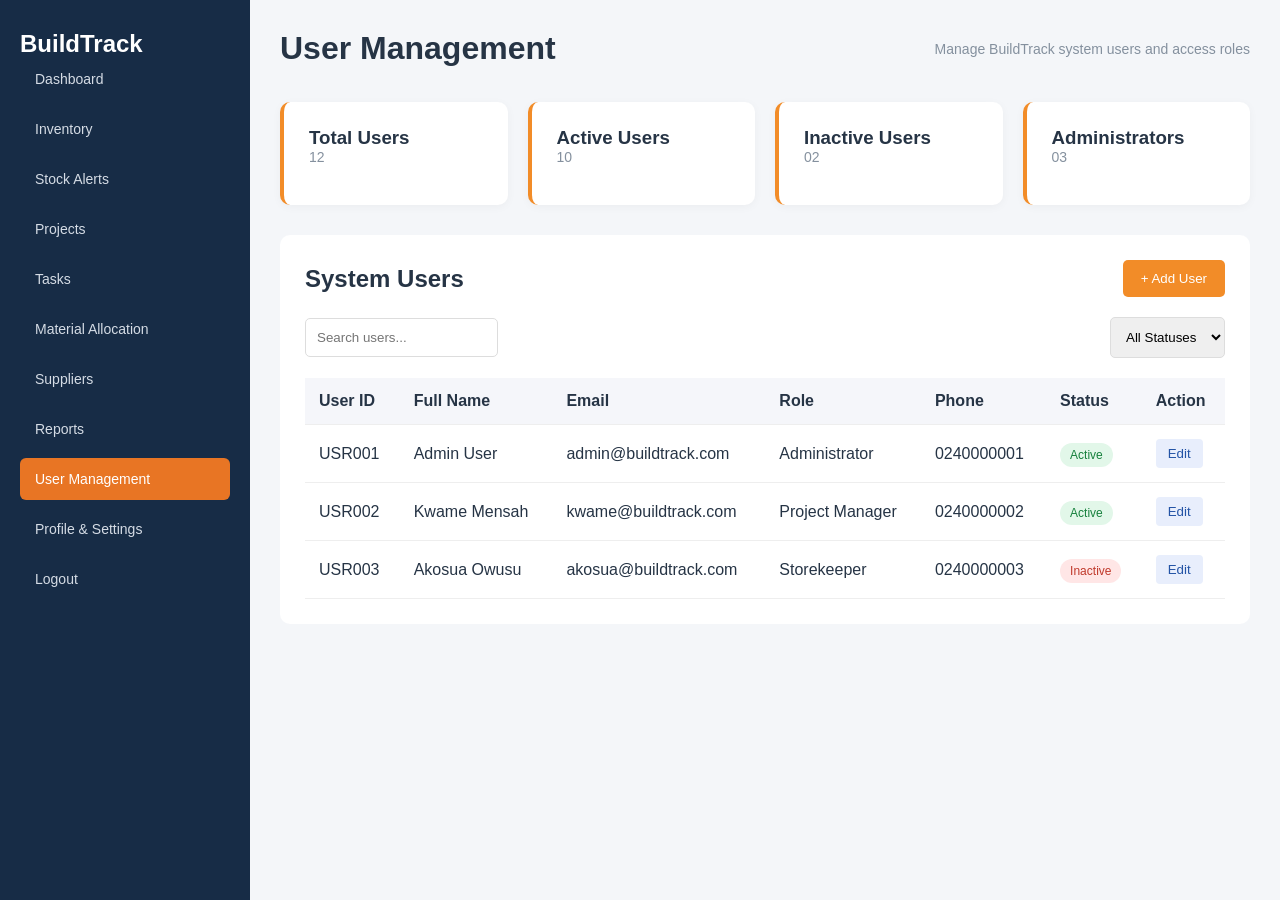
<file: frontend/user-management.html>
<!DOCTYPE html>
<html lang="en">
<head>
    <meta charset="UTF-8">
    <meta name="viewport" content="width=device-width, initial-scale=1.0">
    <title>BuildTrack - User Management</title>
    <link rel="stylesheet" href="css/dashboard.css">
    <link rel="stylesheet" href="css/user-management.css">
</head>
<body>

<div class="dashboard-container">

    <aside class="sidebar">
        <h2>BuildTrack</h2>
        <nav>
            <a href="dashboard.html">Dashboard</a>
            <a href="inventory.html">Inventory</a>
            <a href="stock-alerts.html">Stock Alerts</a>
            <a href="projects.html">Projects</a>
            <a href="tasks.html">Tasks</a>
            <a href="material-allocation.html">Material Allocation</a>
            <a href="suppliers.html">Suppliers</a>
            <a href="reports.html">Reports</a>
            <a href="user-management.html" class="active">User Management</a>
            <a href="profile.html">Profile & Settings</a>
            <a href="index.html">Logout</a>
        </nav>
    </aside>

    <main class="main-content">

        <header class="topbar">
            <h1>User Management</h1>
            <p>Manage BuildTrack system users and access roles</p>
        </header>

        <section class="summary-cards">
            <div class="summary-card">
                <h3>Total Users</h3>
                <p>12</p>
            </div>
            <div class="summary-card">
                <h3>Active Users</h3>
                <p>10</p>
            </div>
            <div class="summary-card">
                <h3>Inactive Users</h3>
                <p>02</p>
            </div>
            <div class="summary-card">
                <h3>Administrators</h3>
                <p>03</p>
            </div>
        </section>

        <section class="users-section">

            <div class="section-header">
                <h2>System Users</h2>
                <button id="addUserBtn">+ Add User</button>
            </div>

            <div class="table-controls">
                <input type="search" id="userSearch"
                    placeholder="Search users...">

                <select id="userFilter">
                    <option value="">All Statuses</option>
                    <option value="Active">Active</option>
                    <option value="Inactive">Inactive</option>
                </select>
            </div>

            <div class="table-container">
                <table>
                    <thead>
                        <tr>
                            <th>User ID</th>
                            <th>Full Name</th>
                            <th>Email</th>
                            <th>Role</th>
                            <th>Phone</th>
                            <th>Status</th>
                            <th>Action</th>
                        </tr>
                    </thead>

                    <tbody id="userTable">
                        <tr>
                            <td>USR001</td>
                            <td>Admin User</td>
                            <td>admin@buildtrack.com</td>
                            <td>Administrator</td>
                            <td>0240000001</td>
                            <td><span class="user-status active">Active</span></td>
                            <td><button class="edit-button">Edit</button></td>
                        </tr>

                        <tr>
                            <td>USR002</td>
                            <td>Kwame Mensah</td>
                            <td>kwame@buildtrack.com</td>
                            <td>Project Manager</td>
                            <td>0240000002</td>
                            <td><span class="user-status active">Active</span></td>
                            <td><button class="edit-button">Edit</button></td>
                        </tr>

                        <tr>
                            <td>USR003</td>
                            <td>Akosua Owusu</td>
                            <td>akosua@buildtrack.com</td>
                            <td>Storekeeper</td>
                            <td>0240000003</td>
                            <td><span class="user-status inactive">Inactive</span></td>
                            <td><button class="edit-button">Edit</button></td>
                        </tr>
                    </tbody>
                </table>
            </div>

        </section>

        <div class="modal" id="userModal">
            <div class="modal-content">

                <button type="button" id="closeUserModal">×</button>

                <h2>Add New User</h2>

                <form id="userForm">

                    <label>Full Name</label>
                    <input type="text" id="userName" required>

                    <label>Email</label>
                    <input type="email" id="userEmail" required>

                    <label>Phone Number</label>
                    <input type="tel" id="userPhone" required>

                    <label>Role</label>
                    <select id="userRole" required>
                        <option value="">Select Role</option>
                        <option>Administrator</option>
                        <option>Project Manager</option>
                        <option>Storekeeper</option>
                        <option>Procurement Officer</option>
                    </select>

                    <label>Status</label>
                    <select id="userStatus">
                        <option>Active</option>
                        <option>Inactive</option>
                    </select>

                    <button type="submit">Save User</button>

                </form>
            </div>
        </div>

    </main>
</div>

<script src="js/user-management.js"></script>
</body>
</html>
</file>
<file: frontend/css/style.css>
/* ==============================
   GENERAL RESET
============================== */

* {
    margin: 0;
    padding: 0;
    box-sizing: border-box;
}

body {
    font-family: Arial, sans-serif;
    background-color: #f4f6f9;
}


/* ==============================
   MAIN CONTAINER
============================== */

.login-container {
    display: flex;
    min-height: 100vh;
}


/* ==============================
   LEFT SECTION
============================== */

.login-intro {
    width: 50%;

    background:
        linear-gradient(
            rgba(23, 44, 70, 0.75),
            rgba(23, 44, 70, 0.75)
        ),
        url("../assests/construction.jpg");

    background-size: cover;
    background-position: center;
    background-repeat: no-repeat;

    color: white;
    padding: 50px;

    display: flex;
    flex-direction: column;
    justify-content: space-between;
}

.login-intro h1 {
    font-size: 30px;
    color: #f28c28;
}

.intro-content {
    max-width: 480px;
}

.intro-content h2 {
    font-size: 42px;
    line-height: 1.3;
    margin-bottom: 20px;
}

.intro-content p {
    font-size: 16px;
    line-height: 1.8;
    color: #d5dce5;
}

.login-intro footer {
    font-size: 13px;
    color: #c4ceda;
}


/* ==============================
   RIGHT SECTION
============================== */

.login-section {
    width: 50%;
    background-color: white;

    display: flex;
    align-items: center;
    justify-content: center;

    padding: 40px;
}


/* ==============================
   LOGIN BOX
============================== */

.login-box {
    width: 100%;
    max-width: 400px;
}

.login-box h2 {
    font-size: 30px;
    color: #172c46;
    margin-bottom: 10px;
}

.login-box > p {
    color: #777;
    margin-bottom: 35px;
}


/* ==============================
   FORM
============================== */

.form-group {
    margin-bottom: 22px;
}

.form-group label {
    display: block;
    margin-bottom: 9px;
    font-weight: 600;
    color: #333;
}

.form-group input {
    width: 100%;
    padding: 14px;
    border: 1px solid #d5dce5;
    border-radius: 6px;
    font-size: 15px;
}

.form-group input:focus {
    outline: none;
    border-color: #f28c28;
}


/* ==============================
   PASSWORD INPUT
============================== */

.password-input {
    display: flex;
    border: 1px solid #d5dce5;
    border-radius: 6px;
    overflow: hidden;
}

.password-input input {
    flex: 1;
    min-width: 0;
    padding: 14px;
    border: none;
    outline: none;
    font-size: 15px;
}

.password-input button {
    width: auto;
    flex: 0 0 auto;
    margin: 0;
    padding: 0 15px;

    background-color: white;
    color: #e87524;

    border: none;
    border-radius: 0;

    font-size: 14px;
    font-weight: bold;
    cursor: pointer;
}

.password-input:focus-within {
    border-color: #f28c28;
}


/* ==============================
   FORM OPTIONS
============================== */

.form-options {
    display: flex;
    justify-content: space-between;
    align-items: center;
    gap: 10px;
    margin-bottom: 25px;
    font-size: 13px;
}

.form-options a {
    color: #e87524;
    text-decoration: none;
}


/* ==============================
   LOGIN BUTTON
============================== */

.login-box button {
    width: 100%;
    padding: 15px;
    border: none;
    border-radius: 6px;

    background-color: #e87524;
    color: white;

    font-size: 16px;
    font-weight: bold;
    cursor: pointer;
}

.login-box button:hover {
    background-color: #ca5e17;
}

/* Keep Show/Hide button separate from Sign In styling */

.password-input button {
    width: auto;
    background-color: white;
    color: #e87524;
}


/* ==============================
   LOGIN MESSAGE
============================== */

#loginMessage {
    font-size: 14px;
    margin-bottom: 20px;
    color: #e87524;
    min-height: 18px;
}


/* ==============================
   RESPONSIVE DESIGN
============================== */

@media (max-width: 768px) {

    .login-container {
        flex-direction: column;
    }

    .login-intro,
    .login-section {
        width: 100%;
    }

    .login-intro {
        min-height: 280px;
        padding: 30px;
    }

    .intro-content h2 {
        font-size: 30px;
    }

    .login-section {
        min-height: 500px;
        padding: 30px 20px;
    }
}
</file>
<file: frontend/css/dashboard.css>
/* =========================
   GENERAL RESET
========================= */

* {
    margin: 0;
    padding: 0;
    box-sizing: border-box;
}

body {
    font-family: Arial, sans-serif;
    background: #f4f6f9;
    color: #263445;
}

a {
    text-decoration: none;
    color: inherit;
}


/* =========================
   DASHBOARD LAYOUT
========================= */

.dashboard-container {
    display: flex;
    min-height: 100vh;
}


/* =========================
   SIDEBAR
========================= */

.sidebar {
    width: 250px;
    min-height: 100vh;
    background: #172c46;
    color: white;
    padding: 30px 20px;

    display: flex;
    flex-direction: column;
}

.logo {
    font-size: 26px;
    margin-bottom: 45px;
    color: white;
}

.logo span {
    color: #f28c28;
}

.menu-title {
    font-size: 11px;
    color: #91a0b2;
    margin-bottom: 15px;
    letter-spacing: 1px;
}

.sidebar nav {
    display: flex;
    flex-direction: column;
    gap: 8px;
}

.sidebar nav a,
.sidebar-bottom a {
    display: block;
    padding: 13px 15px;
    border-radius: 6px;
    color: #d5dce5;
    font-size: 14px;
    transition: 0.2s;
}

.sidebar nav a:hover,
.sidebar-bottom a:hover {
    background: #29435f;
    color: white;
}

.sidebar nav a.active {
    background: #e87524;
    color: white;
}

.sidebar-bottom {
    margin-top: auto;
    display: flex;
    flex-direction: column;
    gap: 8px;
}


/* =========================
   MAIN CONTENT
========================= */

.main-content {
    flex: 1;
    min-width: 0;
    padding: 30px;
}


/* =========================
   TOPBAR
========================= */

.topbar {
    display: flex;
    justify-content: space-between;
    align-items: center;
    gap: 20px;
    margin-bottom: 35px;
}

.topbar h2 {
    font-size: 26px;
    color: #172c46;
    margin-bottom: 8px;
}

.topbar p {
    font-size: 14px;
    color: #84909e;
}

.user-profile {
    display: flex;
    align-items: center;
    gap: 12px;
}

.user-avatar {
    width: 42px;
    height: 42px;
    border-radius: 50%;
    background: #f28c28;
    color: white;

    display: flex;
    align-items: center;
    justify-content: center;

    font-weight: bold;
}

.user-profile h4 {
    font-size: 14px;
    margin-bottom: 4px;
}

.user-profile small {
    color: #84909e;
}


/* =========================
   SUMMARY CARDS
========================= */

.summary-cards {
    display: grid;
    grid-template-columns: repeat(4, 1fr);
    gap: 20px;
    margin-bottom: 30px;
}

.summary-card {
    background: white;
    padding: 25px;
    border-radius: 10px;
    box-shadow: 0 2px 10px rgba(0, 0, 0, 0.04);
    border-left: 4px solid #f28c28;
}

.summary-card p {
    color: #84909e;
    font-size: 14px;
    margin-bottom: 15px;
}

.summary-card h2 {
    color: #172c46;
    font-size: 30px;
    margin-bottom: 8px;
}

.summary-card small {
    color: #84909e;
    font-size: 12px;
}


/* =========================
   DASHBOARD GRID
========================= */

.dashboard-grid {
    display: grid;
    grid-template-columns: 1fr 1fr;
    gap: 20px;
    margin-bottom: 30px;
}

.dashboard-card {
    background: white;
    padding: 25px;
    border-radius: 10px;
    box-shadow: 0 2px 10px rgba(0, 0, 0, 0.04);
    min-width: 0;
}

.card-heading {
    display: flex;
    justify-content: space-between;
    align-items: center;
    gap: 12px;
    margin-bottom: 25px;
}

.card-heading h3 {
    color: #172c46;
    font-size: 17px;
}

.card-heading a {
    color: #e87524;
    font-size: 13px;
}


/* =========================
   PROJECT PROGRESS
========================= */

.project-item {
    margin-bottom: 25px;
}

.project-info {
    display: flex;
    justify-content: space-between;
    gap: 10px;
    margin-bottom: 12px;
}

.project-info h4 {
    font-size: 14px;
    font-weight: 600;
}

.project-info span {
    color: #e87524;
    font-size: 13px;
    font-weight: bold;
}

.progress-bar {
    height: 8px;
    background: #edf0f4;
    border-radius: 10px;
    overflow: hidden;
}

.progress-bar div {
    height: 100%;
    background: #e87524;
    border-radius: 10px;
}


/* =========================
   RECENT ACTIVITIES
========================= */

.activity-item {
    display: flex;
    justify-content: space-between;
    gap: 12px;
    padding: 15px 0;
    border-bottom: 1px solid #edf0f4;
}

.activity-item:last-child {
    border-bottom: none;
}

.activity-item h4 {
    font-size: 14px;
    margin-bottom: 6px;
}

.activity-item p {
    color: #84909e;
    font-size: 12px;
}

.activity-item small {
    color: #84909e;
    font-size: 11px;
    white-space: nowrap;
}


/* =========================
   LOW STOCK TABLE
========================= */

.stock-card {
    overflow-x: auto;
}

.stock-card table {
    width: 100%;
    border-collapse: collapse;
    min-width: 600px;
}

.stock-card th,
.stock-card td {
    padding: 16px 12px;
    text-align: left;
    border-bottom: 1px solid #edf0f4;
    font-size: 13px;
}

.stock-card th {
    color: #84909e;
    background: #f8f9fb;
    font-weight: 600;
}

.stock-card td {
    color: #425064;
}

.status {
    display: inline-block;
    padding: 6px 10px;
    border-radius: 20px;
    font-size: 11px;
    font-weight: bold;
}

.status.low {
    background: #fff0e8;
    color: #d96b27;
}


/* =========================
   RESPONSIVE DESIGN
========================= */

@media (max-width: 1100px) {

    .summary-cards {
        grid-template-columns: repeat(2, 1fr);
    }

    .dashboard-grid {
        grid-template-columns: 1fr;
    }
}

@media (max-width: 768px) {

    .dashboard-container {
        flex-direction: column;
    }

    .sidebar {
        width: 100%;
        min-height: auto;
        padding: 20px;
    }

    .logo {
        margin-bottom: 20px;
    }

    .sidebar nav {
        display: grid;
        grid-template-columns: repeat(2, 1fr);
    }

    .sidebar-bottom {
        margin-top: 15px;
    }

    .main-content {
        padding: 20px;
    }

    .topbar {
        align-items: flex-start;
        flex-direction: column;
    }
}

@media (max-width: 480px) {

    .summary-cards {
        grid-template-columns: 1fr;
    }

    .main-content {
        padding: 15px;
    }

    .dashboard-card {
        padding: 18px;
    }
}
</file>
<file: frontend/css/inventory.css>
* {
    margin: 0;
    padding: 0;
    box-sizing: border-box;
}

body {
    font-family: Arial, sans-serif;
    background: #f4f6f9;
    color: #263445;
}

.dashboard-container {
    display: flex;
    min-height: 100vh;
}

/* SIDEBAR */
.sidebar {
    width: 250px;
    background: #142b45;
    color: white;
    padding: 25px 20px;
    display: flex;
    flex-direction: column;
}

.logo {
    font-size: 25px;
    margin-bottom: 40px;
}

.logo span {
    color: #f39c35;
}

.menu-title {
    font-size: 11px;
    color: #aab7c4;
    margin-bottom: 15px;
}

.sidebar nav {
    display: flex;
    flex-direction: column;
    gap: 8px;
}

.sidebar a {
    color: #dce3eb;
    text-decoration: none;
    padding: 13px;
    border-radius: 6px;
    font-size: 14px;
}

.sidebar a:hover,
.sidebar a.active {
    background: #f39c35;
    color: white;
}

.sidebar-bottom {
    margin-top: auto;
    display: flex;
    flex-direction: column;
    gap: 8px;
}

/* MAIN CONTENT */
.main-content {
    flex: 1;
    min-width: 0;
    padding: 30px;
}

.topbar {
    display: flex;
    justify-content: space-between;
    align-items: center;
    margin-bottom: 30px;
}

.topbar h2 {
    font-size: 25px;
    margin-bottom: 8px;
}

.topbar p,
.inventory-heading p {
    color: #7b8794;
    font-size: 14px;
}

.user-profile {
    display: flex;
    align-items: center;
    gap: 12px;
}

.user-avatar {
    background: #f39c35;
    color: white;
    width: 42px;
    height: 42px;
    border-radius: 50%;
    display: grid;
    place-items: center;
    font-weight: bold;
}

.user-profile h4 {
    font-size: 14px;
}

.user-profile small {
    color: #7b8794;
}

/* SUMMARY CARDS */
.inventory-summary {
    display: grid;
    grid-template-columns: repeat(4, 1fr);
    gap: 20px;
    margin-bottom: 30px;
}

.summary-card {
    background: white;
    padding: 22px;
    border-radius: 9px;
    box-shadow: 0 2px 8px rgba(0,0,0,0.04);
}

.summary-card p {
    color: #7b8794;
    font-size: 14px;
}

.summary-card h2 {
    margin-top: 12px;
    font-size: 27px;
    color: #142b45;
}

/* INVENTORY SECTION */
.inventory-section {
    background: white;
    padding: 25px;
    border-radius: 9px;
    box-shadow: 0 2px 8px rgba(0,0,0,0.04);
}

.inventory-heading {
    display: flex;
    justify-content: space-between;
    align-items: center;
    margin-bottom: 25px;
}

.inventory-heading h3 {
    margin-bottom: 7px;
}

.add-button {
    background: #f39c35;
    color: white;
    border: none;
    padding: 12px 18px;
    border-radius: 6px;
    cursor: pointer;
}

.add-button:hover {
    background: #df851f;
}

/* SEARCH AND FILTER */
.inventory-tools {
    display: flex;
    gap: 15px;
    margin-bottom: 20px;
}

.inventory-tools input,
.inventory-tools select {
    padding: 11px 13px;
    border: 1px solid #dce1e7;
    border-radius: 6px;
    outline: none;
    font-size: 14px;
}

.inventory-tools input {
    width: 300px;
}

.inventory-tools input:focus,
.inventory-tools select:focus {
    border-color: #f39c35;
}

/* TABLE */
.table-container {
    width: 100%;
    overflow-x: auto;
}

table {
    width: 100%;
    border-collapse: collapse;
    min-width: 750px;
}

th {
    background: #f4f6f9;
    color: #526170;
    text-align: left;
    padding: 15px 12px;
    font-size: 13px;
}

td {
    padding: 16px 12px;
    border-bottom: 1px solid #edf0f3;
    font-size: 13px;
}

.status {
    padding: 6px 10px;
    border-radius: 20px;
    font-size: 11px;
    font-weight: bold;
}

.available {
    background: #e5f5eb;
    color: #25834b;
}

.low {
    background: #fff0df;
    color: #d47a16;
}

.edit-button {
    background: #e9f0f8;
    color: #24527a;
    border: none;
    padding: 7px 12px;
    border-radius: 5px;
    cursor: pointer;
}

/* RESPONSIVE */
@media (max-width: 1100px) {
    .inventory-summary {
        grid-template-columns: repeat(2, 1fr);
    }
}

@media (max-width: 768px) {
    .dashboard-container {
        flex-direction: column;
    }

    .sidebar {
        width: 100%;
    }

    .sidebar-bottom {
        margin-top: 15px;
    }

    .topbar,
    .inventory-heading {
        align-items: flex-start;
        flex-direction: column;
        gap: 18px;
    }

    .inventory-tools {
        flex-direction: column;
    }

    .inventory-tools input {
        width: 100%;
    }

    .main-content {
        padding: 18px;
    }
}

@media (max-width: 480px) {
    .inventory-summary {
        grid-template-columns: 1fr;
    }
}
/* ADD MATERIAL MODAL */
.modal {
    display: none;
    position: fixed;
    inset: 0;
    background: rgba(10, 25, 41, 0.6);
    justify-content: center;
    align-items: center;
    padding: 20px;
    z-index: 1000;
}

.modal-content {
    background: white;
    width: 100%;
    max-width: 480px;
    padding: 25px;
    border-radius: 10px;
}

.modal-heading {
    display: flex;
    justify-content: space-between;
    align-items: center;
    margin-bottom: 22px;
}

.modal-heading button {
    border: none;
    background: none;
    font-size: 25px;
    cursor: pointer;
}

#materialForm {
    display: flex;
    flex-direction: column;
    gap: 10px;
}

#materialForm label {
    font-size: 13px;
    font-weight: bold;
    margin-top: 5px;
}

#materialForm input,
#materialForm select {
    padding: 12px;
    border: 1px solid #dce1e7;
    border-radius: 6px;
    font-size: 14px;
}

#materialForm input:focus,
#materialForm select:focus {
    outline: none;
    border-color: #f39c35;
}

#materialForm .add-button {
    margin-top: 15px;
}
.delete-button {
    background: #fde8e8;
    color: #c0392b;
    border: none;
    padding: 7px 12px;
    border-radius: 5px;
    cursor: pointer;
    margin-left: 4px;
}
</file>
<file: frontend/css/material-allocation.css>
.allocation-section {
    background: #ffffff;
    padding: 25px;
    margin-top: 25px;
    border-radius: 10px;
}

.section-header {
    display: flex;
    justify-content: space-between;
    align-items: center;
    margin-bottom: 20px;
}

.section-header button,
#allocationForm button {
    background: #f28c28;
    color: white;
    border: none;
    padding: 11px 18px;
    border-radius: 5px;
    cursor: pointer;
}

.table-controls {
    display: flex;
    gap: 12px;
    margin-bottom: 20px;
}

.table-controls input,
.table-controls select {
    padding: 10px;
    border: 1px solid #ddd;
    border-radius: 5px;
}

.allocation-section table {
    width: 100%;
    border-collapse: collapse;
}

.allocation-section th,
.allocation-section td {
    padding: 13px;
    border-bottom: 1px solid #eee;
    text-align: left;
}

.allocation-section th {
    background: #f4f6f9;
    color: #243447;
}

.allocation-status {
    padding: 5px 10px;
    border-radius: 5px;
    font-size: 12px;
}

.allocation-status.allocated {
    background: #dff5e5;
    color: #218838;
}

.allocation-status.pending {
    background: #fff0d6;
    color: #b7791f;
}

#allocationModal {
    display: none;
    position: fixed;
    inset: 0;
    background: rgba(0, 0, 0, 0.5);
    justify-content: center;
    align-items: center;
    z-index: 1000;
}

#allocationModal .modal-content {
    background: white;
    width: 420px;
    max-width: 90%;
    max-height: 90vh;
    overflow-y: auto;
    padding: 25px;
    border-radius: 10px;
}

#closeAllocationModal {
    float: right;
    border: none;
    background: none;
    font-size: 25px;
    cursor: pointer;
}

#allocationForm {
    display: flex;
    flex-direction: column;
    gap: 10px;
}

#allocationForm input,
#allocationForm select {
    padding: 10px;
    border: 1px solid #ddd;
    border-radius: 5px;
}

.table-container {
    overflow-x: auto;
}
</file>
<file: frontend/css/profile.css>
.profile-section {
    display: grid;
    grid-template-columns: repeat(2, minmax(0, 1fr));
    gap: 25px;
    margin-top: 25px;
}

.profile-card {
    background: #ffffff;
    padding: 25px;
    border-radius: 10px;
    box-shadow: 0 2px 8px rgba(0, 0, 0, 0.05);
}

.profile-card h2 {
    color: #172b4d;
    margin-bottom: 20px;
}

.profile-card form {
    display: flex;
    flex-direction: column;
    gap: 12px;
}

.profile-card label {
    font-size: 14px;
    color: #444;
}

.profile-card input:not([type="checkbox"]) {
    width: 100%;
    padding: 12px;
    border: 1px solid #ddd;
    border-radius: 5px;
    box-sizing: border-box;
}

.profile-card input:disabled {
    background: #f1f2f4;
    cursor: not-allowed;
}

.profile-card button {
    background: #f28c28;
    color: white;
    border: none;
    padding: 12px 18px;
    border-radius: 5px;
    cursor: pointer;
    margin-top: 10px;
}

.profile-card button:hover {
    background: #d97716;
}

.profile-card label:has(input[type="checkbox"]) {
    display: flex;
    align-items: center;
    gap: 10px;
    margin-bottom: 15px;
}

@media (max-width: 800px) {
    .profile-section {
        grid-template-columns: 1fr;
    }
}
</file>
<file: frontend/css/projects.css>
* {
    margin: 0;
    padding: 0;
    box-sizing: border-box;
}

body {
    font-family: Arial, sans-serif;
    background: #f4f6f9;
    color: #263445;
}

.dashboard-container {
    display: flex;
    min-height: 100vh;
}

/* SIDEBAR */
.sidebar {
    width: 250px;
    background: #142b45;
    color: white;
    padding: 25px 20px;
    display: flex;
    flex-direction: column;
}

.logo {
    font-size: 25px;
    margin-bottom: 40px;
}

.logo span {
    color: #f39c35;
}

.menu-title {
    font-size: 11px;
    color: #aab7c4;
    margin-bottom: 15px;
}

.sidebar nav {
    display: flex;
    flex-direction: column;
    gap: 8px;
}

.sidebar a {
    color: #dce3eb;
    text-decoration: none;
    padding: 13px;
    border-radius: 6px;
    font-size: 14px;
}

.sidebar a:hover,
.sidebar a.active {
    background: #f39c35;
    color: white;
}

.sidebar-bottom {
    margin-top: auto;
    display: flex;
    flex-direction: column;
    gap: 8px;
}

/* MAIN CONTENT */
.main-content {
    flex: 1;
    min-width: 0;
    padding: 30px;
}

.topbar {
    display: flex;
    justify-content: space-between;
    align-items: center;
    margin-bottom: 30px;
}

.topbar h2 {
    font-size: 25px;
    margin-bottom: 8px;
}

.topbar p,
.section-heading p {
    color: #7b8794;
    font-size: 14px;
}

.user-profile {
    display: flex;
    align-items: center;
    gap: 12px;
}

.user-avatar {
    background: #f39c35;
    color: white;
    width: 42px;
    height: 42px;
    border-radius: 50%;
    display: grid;
    place-items: center;
    font-weight: bold;
}

.user-profile h4 {
    font-size: 14px;
}

.user-profile small {
    color: #7b8794;
}

/* SUMMARY CARDS */
.project-summary {
    display: grid;
    grid-template-columns: repeat(3, 1fr);
    gap: 20px;
    margin-bottom: 30px;
}

.summary-card {
    background: white;
    padding: 23px;
    border-radius: 9px;
    box-shadow: 0 2px 8px rgba(0,0,0,0.04);
}

.summary-card p {
    color: #7b8794;
    font-size: 14px;
}

.summary-card h2 {
    margin-top: 12px;
    font-size: 28px;
    color: #142b45;
}

/* PROJECT SECTION */
.projects-section {
    background: white;
    padding: 25px;
    border-radius: 9px;
    box-shadow: 0 2px 8px rgba(0,0,0,0.04);
}

.section-heading {
    display: flex;
    justify-content: space-between;
    align-items: center;
    margin-bottom: 25px;
}

.section-heading h3 {
    margin-bottom: 7px;
}

.add-button {
    background: #f39c35;
    color: white;
    border: none;
    padding: 12px 18px;
    border-radius: 6px;
    cursor: pointer;
}

.add-button:hover {
    background: #df851f;
}

/* SEARCH AND FILTER */
.project-tools {
    display: flex;
    gap: 15px;
    margin-bottom: 20px;
}

.project-tools input,
.project-tools select {
    padding: 11px 13px;
    border: 1px solid #dce1e7;
    border-radius: 6px;
    font-size: 14px;
}

.project-tools input {
    width: 300px;
}

.project-tools input:focus,
.project-tools select:focus {
    outline: none;
    border-color: #f39c35;
}

/* TABLE */
.table-container {
    width: 100%;
    overflow-x: auto;
}

table {
    width: 100%;
    min-width: 850px;
    border-collapse: collapse;
}

th {
    background: #f4f6f9;
    color: #526170;
    text-align: left;
    padding: 15px 12px;
    font-size: 13px;
}

td {
    padding: 16px 12px;
    border-bottom: 1px solid #edf0f3;
    font-size: 13px;
}

.status {
    padding: 6px 10px;
    border-radius: 20px;
    font-size: 11px;
    font-weight: bold;
}

.status.progress {
    background: #e6efff;
    color: #2861a5;
}

.status.completed {
    background: #e5f5eb;
    color: #25834b;
}

.edit-button {
    background: #e9f0f8;
    color: #24527a;
    border: none;
    padding: 7px 12px;
    border-radius: 5px;
    cursor: pointer;
}

/* RESPONSIVE */
@media (max-width: 1000px) {
    .project-summary {
        grid-template-columns: repeat(2, 1fr);
    }
}

@media (max-width: 768px) {
    .dashboard-container {
        flex-direction: column;
    }

    .sidebar {
        width: 100%;
    }

    .sidebar-bottom {
        margin-top: 15px;
    }

    .topbar,
    .section-heading {
        flex-direction: column;
        align-items: flex-start;
        gap: 18px;
    }

    .project-tools {
        flex-direction: column;
    }

    .project-tools input {
        width: 100%;
    }

    .main-content {
        padding: 18px;
    }
}

@media (max-width: 480px) {
    .project-summary {
        grid-template-columns: 1fr;
    }
}

.modal {
    display: none;
    position: fixed;
    inset: 0;
    background: rgba(10, 25, 41, 0.6);
    justify-content: center;
    align-items: center;
    padding: 20px;
    z-index: 1000;
}

.modal-content {
    background: white;
    width: 100%;
    max-width: 480px;
    padding: 25px;
    border-radius: 10px;
}

.modal-heading {
    display: flex;
    justify-content: space-between;
    align-items: center;
    margin-bottom: 22px;
}

.modal-heading button {
    border: none;
    background: none;
    font-size: 25px;
    cursor: pointer;
}

#projectForm {
    display: flex;
    flex-direction: column;
    gap: 10px;
}

#projectForm label {
    font-size: 13px;
    font-weight: bold;
    margin-top: 5px;
}

#projectForm input,
#projectForm select {
    padding: 12px;
    border: 1px solid #dce1e7;
    border-radius: 6px;
    font-size: 14px;
}

#projectForm input:focus,
#projectForm select:focus {
    outline: none;
    border-color: #f39c35;
}

#projectForm .add-button {
    margin-top: 15px;
}
</file>
<file: frontend/css/reports.css>
.reports-section,
.report-preview {
    background: #ffffff;
    padding: 25px;
    margin-top: 25px;
    border-radius: 10px;
}

.reports-section h2,
.report-preview h2 {
    color: #243447;
    margin-bottom: 20px;
}

#reportForm {
    display: flex;
    flex-direction: column;
    gap: 12px;
    max-width: 500px;
}

#reportForm input,
#reportForm select {
    padding: 11px;
    border: 1px solid #ddd;
    border-radius: 5px;
}

#reportForm button {
    background: #f28c28;
    color: white;
    border: none;
    padding: 12px;
    border-radius: 5px;
    cursor: pointer;
    margin-top: 10px;
}

.reports-section table {
    width: 100%;
    border-collapse: collapse;
}

.reports-section th,
.reports-section td {
    padding: 13px;
    border-bottom: 1px solid #eee;
    text-align: left;
}

.reports-section th {
    background: #f4f6f9;
    color: #243447;
}

.view-button {
    background: #243b55;
    color: white;
    border: none;
    padding: 7px 12px;
    border-radius: 4px;
    cursor: pointer;
}

.report-preview {
    min-height: 120px;
}

#previewMessage {
    color: #64748b;
    line-height: 1.6;
}

.table-container {
    overflow-x: auto;
}
</file>
<file: frontend/css/stock-alerts.css>
* {
    margin: 0;
    padding: 0;
    box-sizing: border-box;
}

body {
    font-family: Arial, sans-serif;
    background: #f4f6f9;
    color: #263445;
}

.dashboard-container {
    display: flex;
    min-height: 100vh;
}

/* SIDEBAR */
.sidebar {
    width: 250px;
    background: #142b45;
    color: white;
    padding: 25px 20px;
    display: flex;
    flex-direction: column;
}

.logo {
    font-size: 25px;
    margin-bottom: 40px;
}

.logo span {
    color: #f39c35;
}

.menu-title {
    font-size: 11px;
    color: #aab7c4;
    margin-bottom: 15px;
}

.sidebar nav {
    display: flex;
    flex-direction: column;
    gap: 8px;
}

.sidebar a {
    color: #dce3eb;
    text-decoration: none;
    padding: 13px;
    border-radius: 6px;
    font-size: 14px;
}

.sidebar a:hover,
.sidebar a.active {
    background: #f39c35;
    color: white;
}

.sidebar-bottom {
    margin-top: auto;
    display: flex;
    flex-direction: column;
    gap: 8px;
}

/* MAIN CONTENT */
.main-content {
    flex: 1;
    min-width: 0;
    padding: 30px;
}

.topbar {
    display: flex;
    justify-content: space-between;
    align-items: center;
    margin-bottom: 30px;
}

.topbar h2 {
    font-size: 25px;
    margin-bottom: 8px;
}

.topbar p,
.section-heading p {
    color: #7b8794;
    font-size: 14px;
}

.user-profile {
    display: flex;
    align-items: center;
    gap: 12px;
}

.user-avatar {
    background: #f39c35;
    color: white;
    width: 42px;
    height: 42px;
    border-radius: 50%;
    display: grid;
    place-items: center;
    font-weight: bold;
}

.user-profile h4 {
    font-size: 14px;
}

.user-profile small {
    color: #7b8794;
}

/* SUMMARY CARDS */
.alert-summary {
    display: grid;
    grid-template-columns: repeat(3, 1fr);
    gap: 20px;
    margin-bottom: 30px;
}

.alert-card {
    background: white;
    padding: 23px;
    border-radius: 9px;
    box-shadow: 0 2px 8px rgba(0,0,0,0.04);
    border-left: 4px solid #f39c35;
}

.alert-card p {
    color: #7b8794;
    font-size: 14px;
}

.alert-card h2 {
    margin-top: 12px;
    font-size: 28px;
    color: #142b45;
}

/* ALERT TABLE SECTION */
.alert-section {
    background: white;
    padding: 25px;
    border-radius: 9px;
    box-shadow: 0 2px 8px rgba(0,0,0,0.04);
}

.section-heading {
    margin-bottom: 25px;
}

.section-heading h3 {
    margin-bottom: 7px;
}

.alert-tools {
    display: flex;
    gap: 15px;
    margin-bottom: 20px;
}

.alert-tools input,
.alert-tools select {
    padding: 11px 13px;
    border: 1px solid #dce1e7;
    border-radius: 6px;
    font-size: 14px;
}

.alert-tools input {
    width: 300px;
}

.alert-tools input:focus,
.alert-tools select:focus {
    outline: none;
    border-color: #f39c35;
}

/* TABLE */
.table-container {
    width: 100%;
    overflow-x: auto;
}

table {
    width: 100%;
    border-collapse: collapse;
    min-width: 700px;
}

th {
    background: #f4f6f9;
    color: #526170;
    text-align: left;
    padding: 15px 12px;
    font-size: 13px;
}

td {
    padding: 16px 12px;
    border-bottom: 1px solid #edf0f3;
    font-size: 13px;
}

.status {
    padding: 6px 10px;
    border-radius: 20px;
    font-size: 11px;
    font-weight: bold;
}

.status.low {
    background: #fff0df;
    color: #d47a16;
}

.status.out {
    background: #fde8e8;
    color: #c0392b;
}

td a {
    color: #24527a;
    text-decoration: none;
    font-weight: bold;
}

/* RESPONSIVE */
@media (max-width: 900px) {
    .alert-summary {
        grid-template-columns: repeat(2, 1fr);
    }
}

@media (max-width: 768px) {
    .dashboard-container {
        flex-direction: column;
    }

    .sidebar {
        width: 100%;
    }

    .sidebar-bottom {
        margin-top: 15px;
    }

    .topbar {
        flex-direction: column;
        align-items: flex-start;
        gap: 18px;
    }

    .alert-tools {
        flex-direction: column;
    }

    .alert-tools input {
        width: 100%;
    }

    .main-content {
        padding: 18px;
    }
}

@media (max-width: 480px) {
    .alert-summary {
        grid-template-columns: 1fr;
    }
}
</file>
<file: frontend/css/suppliers.css>
.suppliers-section {
    background: #ffffff;
    padding: 25px;
    margin-top: 25px;
    border-radius: 10px;
}

.section-header {
    display: flex;
    justify-content: space-between;
    align-items: center;
    margin-bottom: 20px;
}

.section-header button,
#supplierForm button {
    background: #f28c28;
    color: white;
    border: none;
    padding: 11px 18px;
    border-radius: 5px;
    cursor: pointer;
}

.table-controls {
    display: flex;
    gap: 12px;
    margin-bottom: 20px;
}

.table-controls input,
.table-controls select {
    padding: 10px;
    border: 1px solid #ddd;
    border-radius: 5px;
}

.suppliers-section table {
    width: 100%;
    border-collapse: collapse;
}

.suppliers-section th,
.suppliers-section td {
    padding: 13px;
    border-bottom: 1px solid #eee;
    text-align: left;
}

.suppliers-section th {
    background: #f4f6f9;
    color: #243447;
}

.supplier-status {
    padding: 5px 10px;
    border-radius: 5px;
    font-size: 12px;
}

.supplier-status.active {
    background: #dff5e5;
    color: #218838;
}

.supplier-status.inactive {
    background: #fce4e4;
    color: #c0392b;
}

.edit-button {
    background: #243b55;
    color: white;
    border: none;
    padding: 7px 12px;
    border-radius: 4px;
    cursor: pointer;
}

#supplierModal {
    display: none;
    position: fixed;
    inset: 0;
    background: rgba(0, 0, 0, 0.5);
    justify-content: center;
    align-items: center;
    z-index: 1000;
}

#supplierModal .modal-content {
    background: white;
    width: 420px;
    max-width: 90%;
    max-height: 90vh;
    overflow-y: auto;
    padding: 25px;
    border-radius: 10px;
}

#closeSupplierModal {
    float: right;
    border: none;
    background: none;
    font-size: 25px;
    cursor: pointer;
}

#supplierForm {
    display: flex;
    flex-direction: column;
    gap: 10px;
}

#supplierForm input,
#supplierForm select {
    padding: 10px;
    border: 1px solid #ddd;
    border-radius: 5px;
}

.table-container {
    overflow-x: auto;
}
</file>
<file: frontend/css/tasks.css>
.tasks-section {
    background: #ffffff;
    padding: 25px;
    margin-top: 25px;
    border-radius: 10px;
}

.section-header {
    display: flex;
    justify-content: space-between;
    align-items: center;
    margin-bottom: 20px;
}

.section-header button,
#taskForm button {
    background: #f28c28;
    color: white;
    border: none;
    padding: 11px 18px;
    border-radius: 5px;
    cursor: pointer;
}

.table-controls {
    display: flex;
    gap: 12px;
    margin-bottom: 20px;
}

.table-controls input,
.table-controls select {
    padding: 10px;
    border: 1px solid #ddd;
    border-radius: 5px;
}

.tasks-section table {
    width: 100%;
    border-collapse: collapse;
}

.tasks-section th,
.tasks-section td {
    padding: 13px;
    border-bottom: 1px solid #eee;
    text-align: left;
}

.tasks-section th {
    background: #f4f6f9;
    color: #243447;
}

.status.pending {
    background: #fff0d6;
    color: #b7791f;
}

.status.progress {
    background: #dceeff;
    color: #1769aa;
}

.status.completed {
    background: #dff5e5;
    color: #218838;
}

.edit-button {
    background: #243b55;
    color: white;
    border: none;
    padding: 7px 12px;
    border-radius: 4px;
    cursor: pointer;
}

/* Task modal */

#taskModal {
    display: none;
    position: fixed;
    inset: 0;
    background: rgba(0, 0, 0, 0.5);
    justify-content: center;
    align-items: center;
    z-index: 1000;
}

#taskModal .modal-content {
    background: white;
    width: 420px;
    max-width: 90%;
    padding: 25px;
    border-radius: 10px;
}

#closeTaskModal {
    float: right;
    border: none;
    background: none;
    font-size: 25px;
    cursor: pointer;
}

#taskForm {
    display: flex;
    flex-direction: column;
    gap: 10px;
}

#taskForm input,
#taskForm select {
    padding: 10px;
    border: 1px solid #ddd;
    border-radius: 5px;
}

.table-container {
    overflow-x: auto;
}
</file>
<file: frontend/css/user-management.css>
.users-section {
    background: #ffffff;
    padding: 25px;
    border-radius: 10px;
    margin-top: 25px;
}

.section-header,
.table-controls {
    display: flex;
    justify-content: space-between;
    align-items: center;
    gap: 15px;
    margin-bottom: 20px;
}

.section-header button,
#userForm button {
    background: #f28c28;
    color: white;
    border: none;
    padding: 11px 18px;
    border-radius: 5px;
    cursor: pointer;
}

.table-controls input,
.table-controls select {
    padding: 11px;
    border: 1px solid #ddd;
    border-radius: 5px;
}

.table-container {
    overflow-x: auto;
}

.users-section table {
    width: 100%;
    border-collapse: collapse;
}

.users-section th,
.users-section td {
    padding: 14px;
    text-align: left;
    border-bottom: 1px solid #eee;
}

.users-section th {
    background: #f5f6fa;
}

.user-status {
    padding: 5px 10px;
    border-radius: 15px;
    font-size: 12px;
}

.user-status.active {
    background: #e2f7e9;
    color: #16803c;
}

.user-status.inactive {
    background: #ffe6e6;
    color: #c0392b;
}

.edit-button {
    background: #e8eefc;
    color: #2454a6;
    border: none;
    padding: 7px 12px;
    border-radius: 4px;
    cursor: pointer;
}

/* Add User Modal */
.modal {
    display: none;
    position: fixed;
    inset: 0;
    background: rgba(0, 0, 0, 0.5);
    justify-content: center;
    align-items: center;
    z-index: 1000;
}

.modal-content {
    background: white;
    width: 420px;
    max-width: 90%;
    padding: 25px;
    border-radius: 10px;
}

#closeUserModal {
    float: right;
    border: none;
    background: none;
    font-size: 25px;
    cursor: pointer;
}

#userForm {
    display: flex;
    flex-direction: column;
    gap: 10px;
}

#userForm input,
#userForm select {
    padding: 11px;
    border: 1px solid #ddd;
    border-radius: 5px;
}

@media (max-width: 600px) {
    .section-header,
    .table-controls {
        flex-direction: column;
        align-items: stretch;
    }
}
</file>
